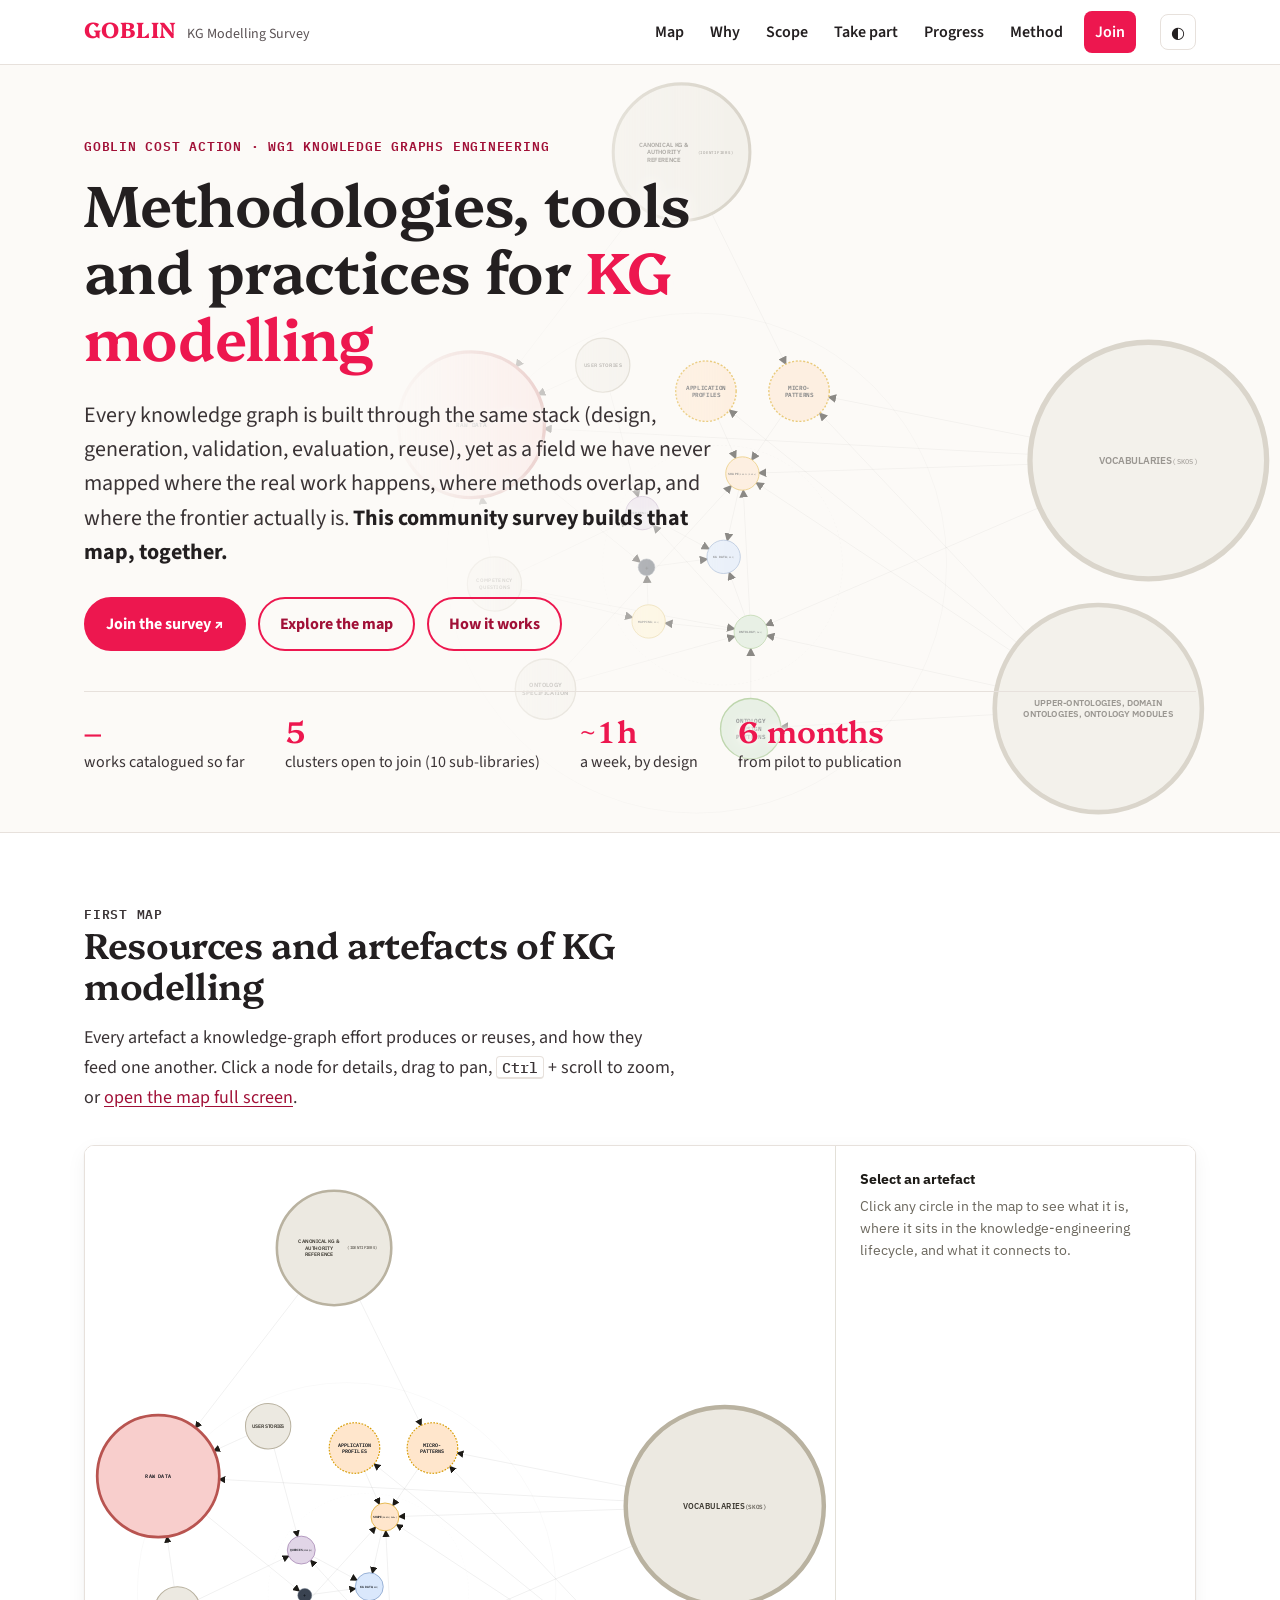
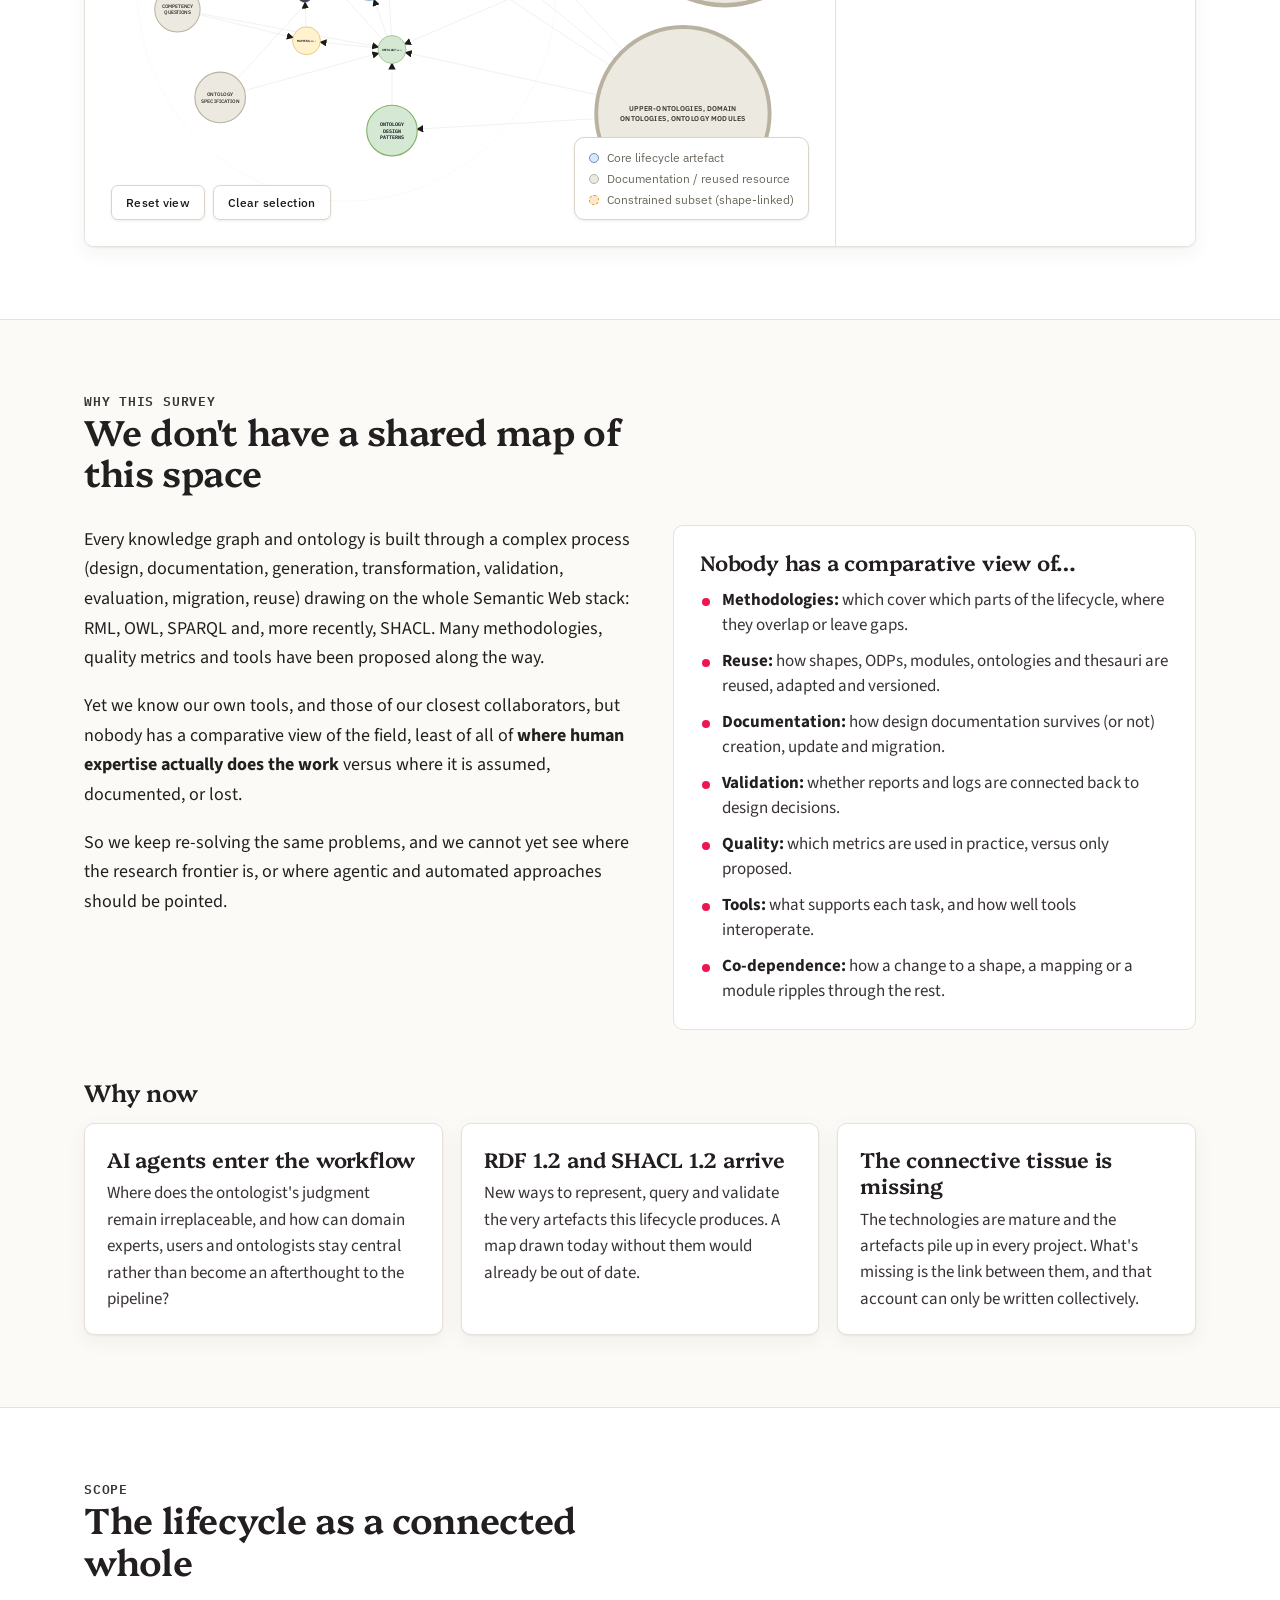
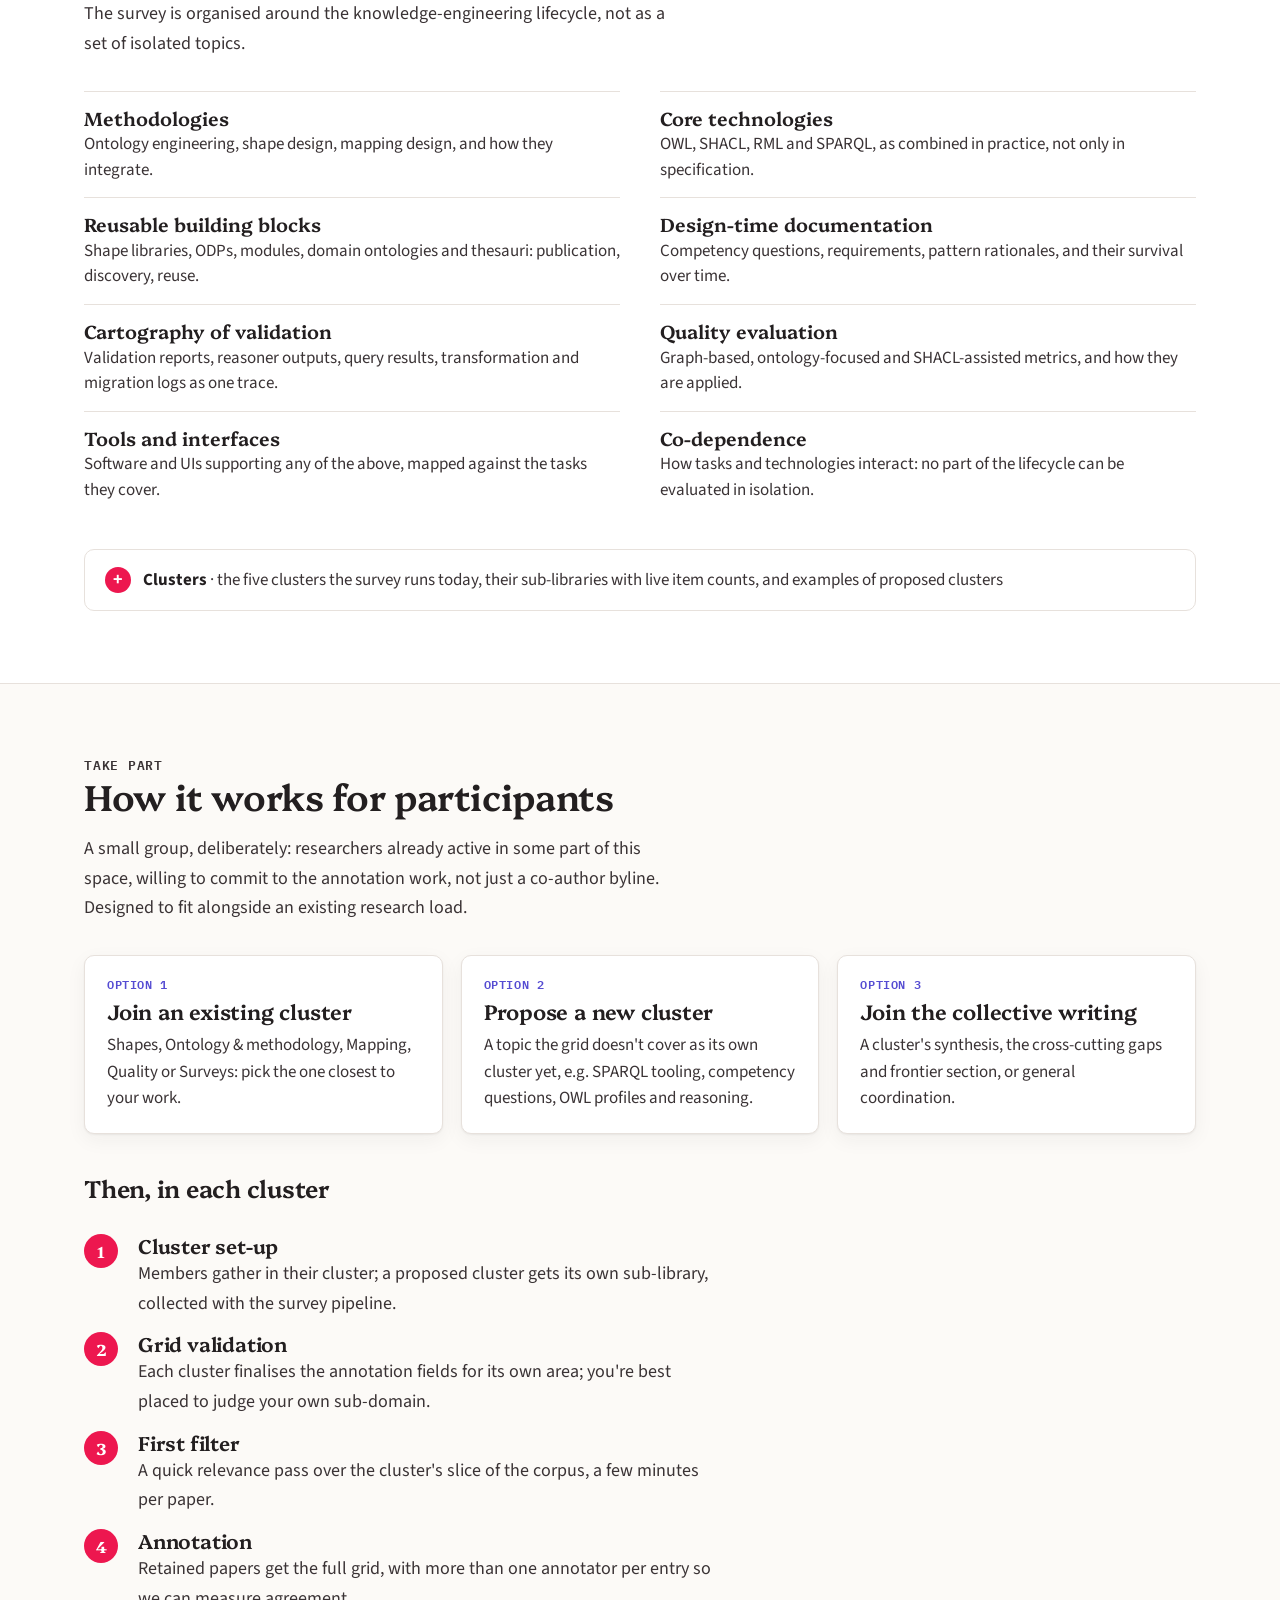
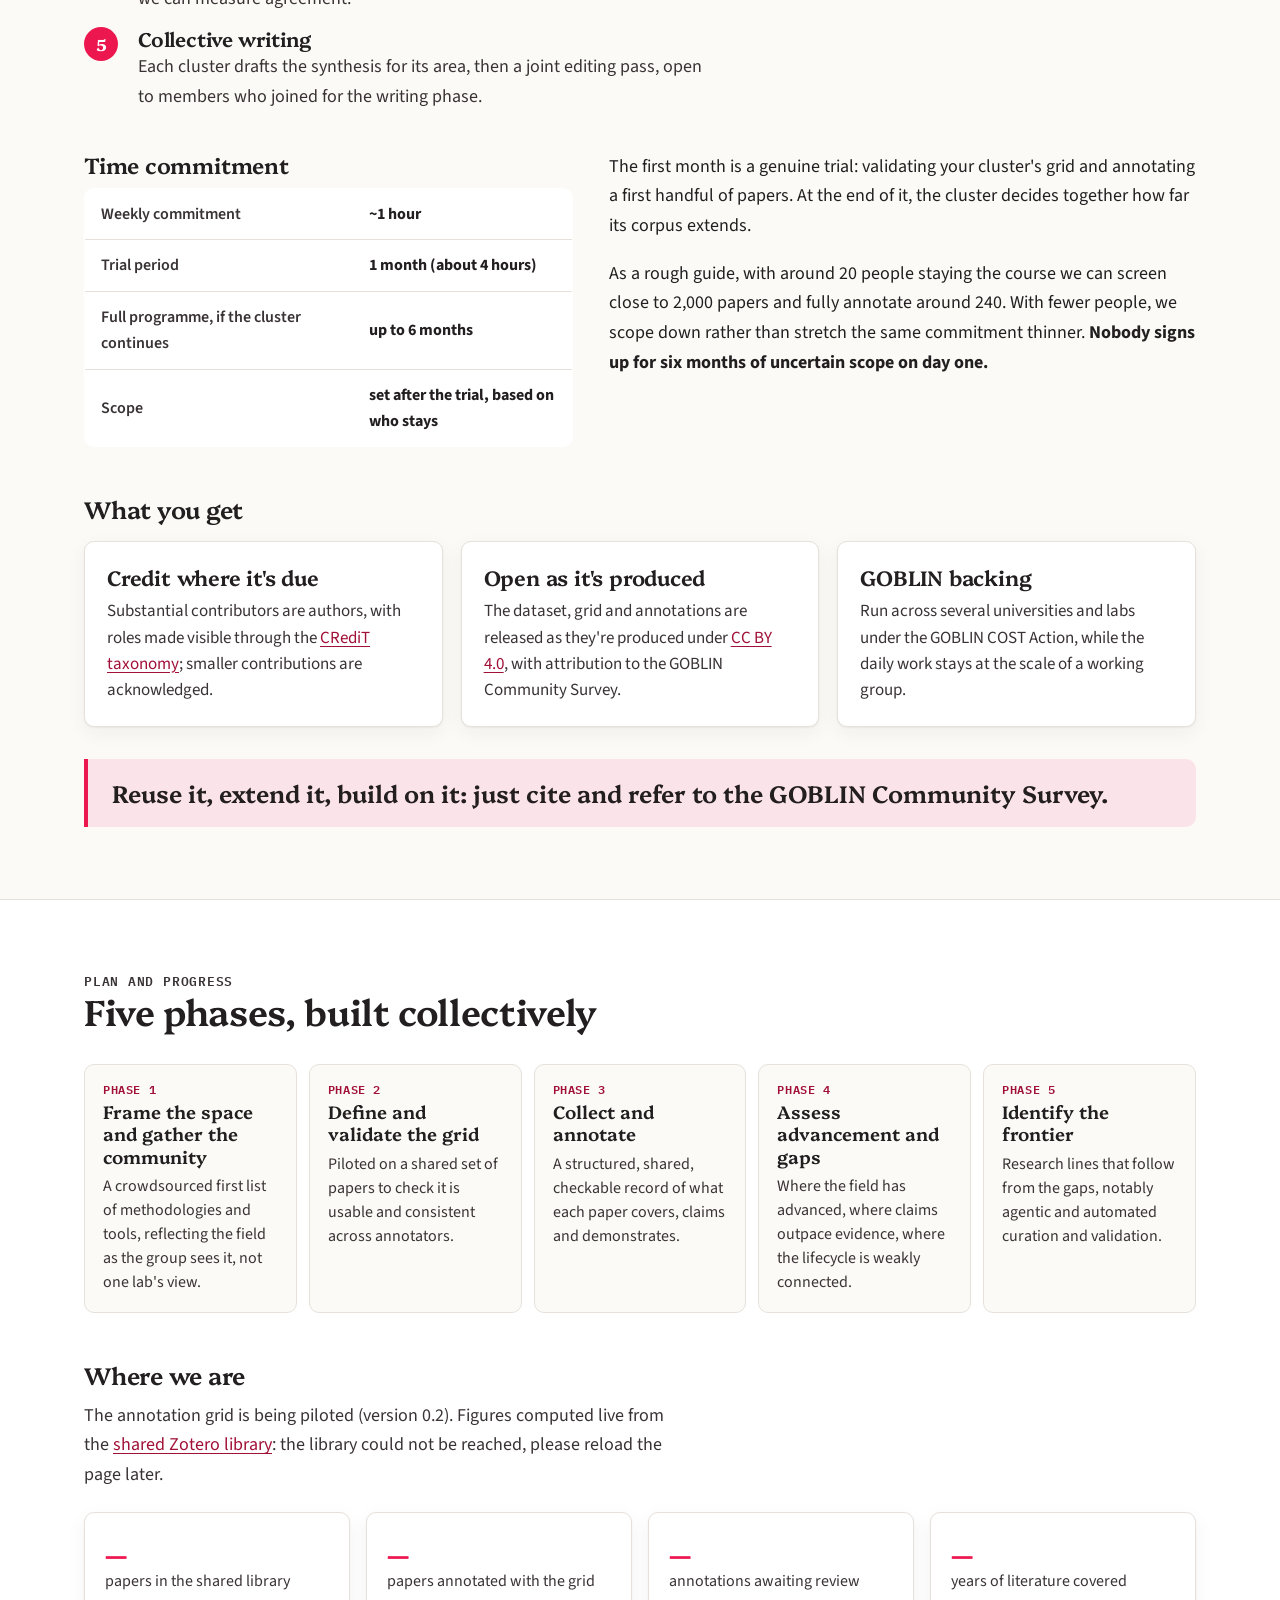
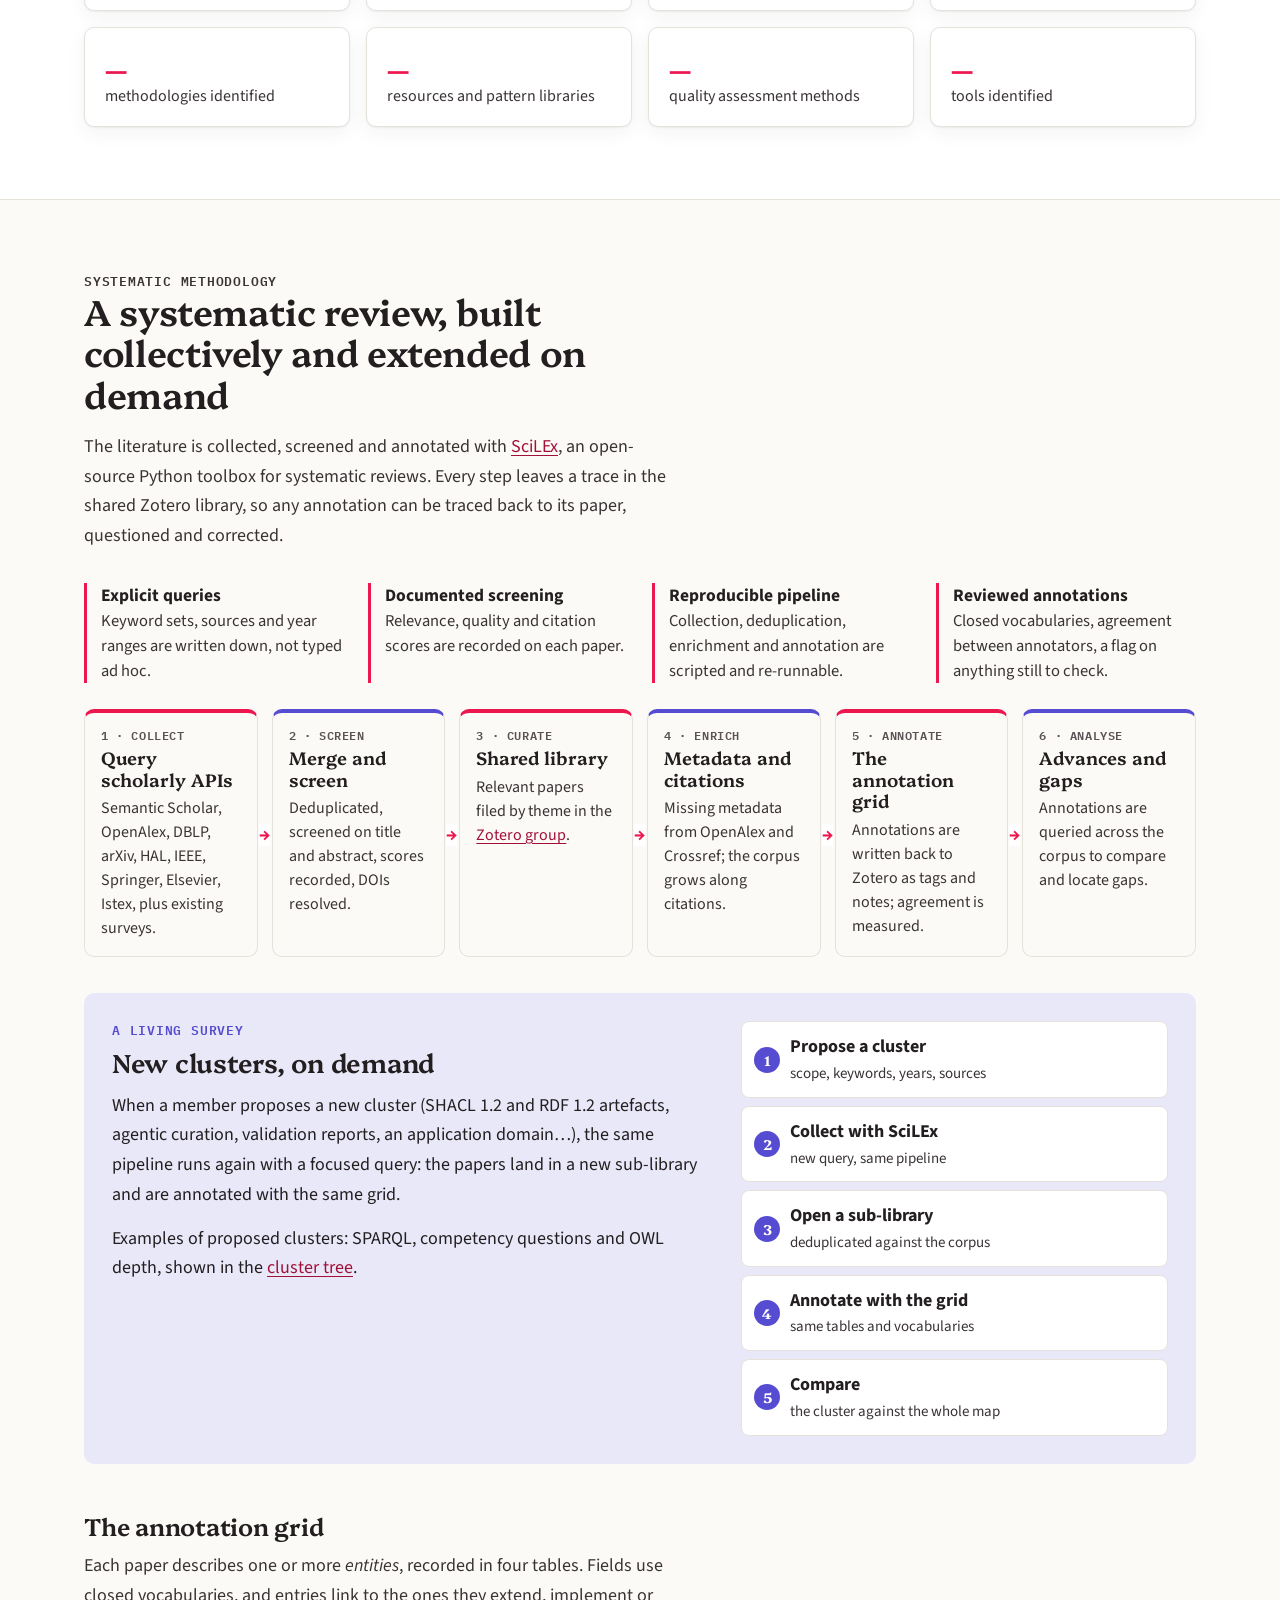
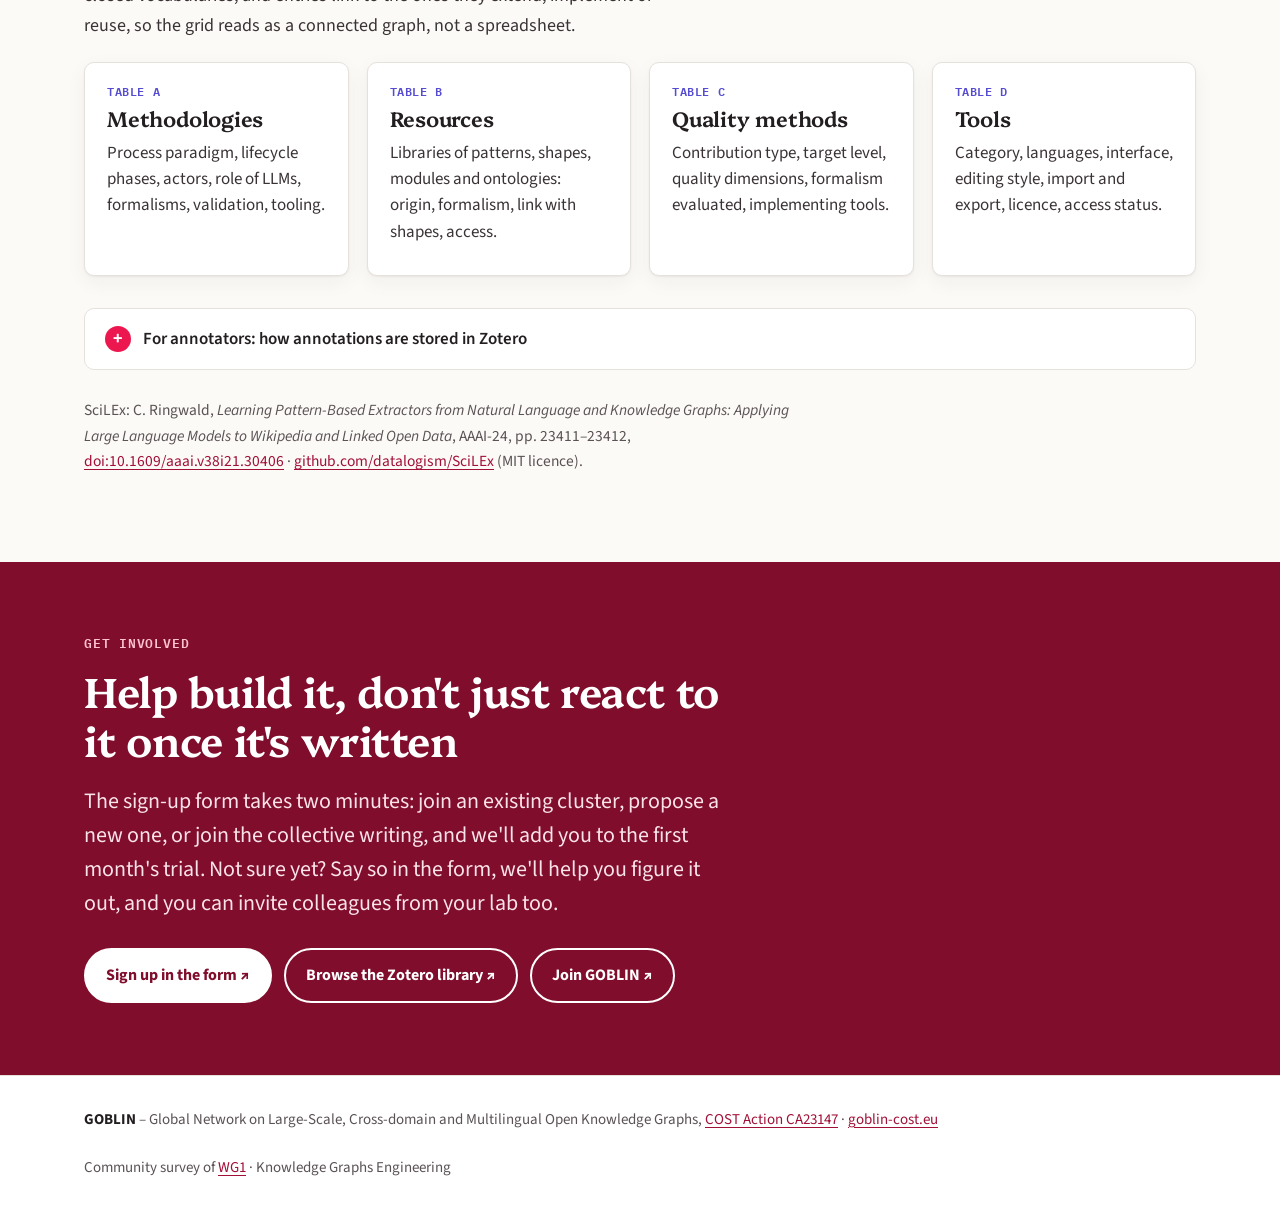
<file: index.html>
<!DOCTYPE html>
<html lang="en">
<head>
<meta charset="UTF-8">
<meta name="viewport" content="width=device-width, initial-scale=1">
<title>KG Modelling Community Survey</title>
<meta name="description" content="Methodologies, tools and practices for knowledge graph modelling: a community survey carried out within the GOBLIN COST Action (CA23147).">
<link rel="preconnect" href="https://fonts.googleapis.com">
<link rel="preconnect" href="https://fonts.gstatic.com" crossorigin>
<link href="https://fonts.googleapis.com/css2?family=Platypi:wght@500;600;700&family=Source+Sans+3:ital,wght@0,400;0,600;0,700;1,400&family=IBM+Plex+Mono:wght@500;600&display=swap" rel="stylesheet">
<link rel="stylesheet" href="assets/site.css">
<link rel="icon" href="assets/favicon.svg" type="image/svg+xml">
</head>
<body>
<a class="skip" href="#main">Skip to content</a>

<header class="site-header">
  <div class="wrap">
    <a class="brand" href="index.html"><b>GOBLIN</b><span>KG Modelling Survey</span></a>
    <nav class="site-nav" aria-label="Sections">
      <a href="#map">Map</a>
      <a href="#why">Why</a>
      <a href="#scope">Scope</a>
      <a href="#participate">Take part</a>
      <a href="#progress">Progress</a>
      <a href="#method">Method</a>
      <a class="nav-cta" href="#join">Join</a>
    </nav>
    <button class="theme-toggle" type="button" aria-label="Toggle dark mode">◐</button>
  </div>
</header>

<main id="main">
  <div class="hero">
    <div class="hero-graph" aria-hidden="true">
      <iframe src="map.html?hero" title="" tabindex="-1" loading="eager"></iframe>
    </div>
    <div class="wrap">
      <p class="eyebrow">GOBLIN COST Action · WG1 Knowledge Graphs Engineering</p>
      <h1>Methodologies, tools and practices for <em>KG modelling</em></h1>
      <p class="lede">Every knowledge graph is built through the same stack (design, generation, validation,
        evaluation, reuse), yet as a field we have never mapped where the real work happens, where methods overlap,
        and where the frontier actually is. <strong>This community survey builds that map, together.</strong></p>
      <div class="actions">
        <a class="btn primary" href="https://forms.gle/an9aAGmsZqfTyU5V7" rel="noopener">Join the survey ↗</a>
        <a class="btn" href="#map">Explore the map</a>
        <a class="btn" href="#participate">How it works</a>
      </div>
      <dl class="keyfigs">
        <div><dt data-bind="papers">–</dt><dd>works catalogued so far</dd></div>
        <div><dt>5</dt><dd>clusters open to join (<span data-bind="libraries">10</span> sub-libraries)</dd></div>
        <div><dt>~1h</dt><dd>a week, by design</dd></div>
        <div><dt>6 months</dt><dd>from pilot to publication</dd></div>
      </dl>
    </div>
  </div>

  <!-- ===================== MAP ===================== -->
  <section class="alt" id="map">
    <div class="wrap">
      <div class="section-head">
        <p class="eyebrow">First map</p>
        <h2>Resources and artefacts of KG modelling</h2>
        <p>Every artefact a knowledge-graph effort produces or reuses, and how they feed one another. Click a node for
          details, drag to pan, <kbd>Ctrl</kbd> + scroll to zoom, or <a href="map.html">open the map full screen</a>.</p>
      </div>
      <div class="map-frame">
        <iframe src="map.html" title="Interactive map of the resources and artefacts of KG modelling" loading="lazy"></iframe>
      </div>
    </div>
  </section>

  <!-- ===================== WHY ===================== -->
  <section id="why">
    <div class="wrap">
      <div class="section-head">
        <p class="eyebrow">Why this survey</p>
        <h2>We don't have a shared map of this space</h2>
      </div>
      <div class="two-col">
        <div class="prose">
          <p>Every knowledge graph and ontology is built through a complex process (design, documentation, generation,
            transformation, validation, evaluation, migration, reuse) drawing on the whole Semantic Web stack: RML,
            OWL, SPARQL and, more recently, SHACL. Many methodologies, quality metrics and tools have been proposed
            along the way.</p>
          <p>Yet we know our own tools, and those of our closest collaborators, but nobody has a comparative view of
            the field, least of all of <strong>where human expertise actually does the work</strong> versus where it
            is assumed, documented, or lost.</p>
          <p>So we keep re-solving the same problems, and we cannot yet see where the research frontier is, or where
            agentic and automated approaches should be pointed.</p>
        </div>
        <div class="panel">
          <h3>Nobody has a comparative view of…</h3>
          <ul class="ticks">
            <li><b>Methodologies:</b> which cover which parts of the lifecycle, where they overlap or leave gaps.</li>
            <li><b>Reuse:</b> how shapes, ODPs, modules, ontologies and thesauri are reused, adapted and versioned.</li>
            <li><b>Documentation:</b> how design documentation survives (or not) creation, update and migration.</li>
            <li><b>Validation:</b> whether reports and logs are connected back to design decisions.</li>
            <li><b>Quality:</b> which metrics are used in practice, versus only proposed.</li>
            <li><b>Tools:</b> what supports each task, and how well tools interoperate.</li>
            <li><b>Co-dependence:</b> how a change to a shape, a mapping or a module ripples through the rest.</li>
          </ul>
        </div>
      </div>

      <h3 class="sub">Why now</h3>
      <div class="cards three">
        <div class="card">
          <h3>AI agents enter the workflow</h3>
          <p>Where does the ontologist's judgment remain irreplaceable, and how can domain experts, users and
            ontologists stay central rather than become an afterthought to the pipeline?</p>
        </div>
        <div class="card">
          <h3>RDF 1.2 and SHACL 1.2 arrive</h3>
          <p>New ways to represent, query and validate the very artefacts this lifecycle produces. A map drawn today
            without them would already be out of date.</p>
        </div>
        <div class="card">
          <h3>The connective tissue is missing</h3>
          <p>The technologies are mature and the artefacts pile up in every project. What's missing is the link
            between them, and that account can only be written collectively.</p>
        </div>
      </div>
    </div>
  </section>

  <!-- ===================== SCOPE ===================== -->
  <section class="alt" id="scope">
    <div class="wrap">
      <div class="section-head">
        <p class="eyebrow">Scope</p>
        <h2>The lifecycle as a connected whole</h2>
        <p>The survey is organised around the knowledge-engineering lifecycle, not as a set of isolated topics.</p>
      </div>
      <dl class="scope-list">
        <div><dt>Methodologies</dt><dd>Ontology engineering, shape design, mapping design, and how they integrate.</dd></div>
        <div><dt>Core technologies</dt><dd>OWL, SHACL, RML and SPARQL, as combined in practice, not only in specification.</dd></div>
        <div><dt>Reusable building blocks</dt><dd>Shape libraries, ODPs, modules, domain ontologies and thesauri: publication, discovery, reuse.</dd></div>
        <div><dt>Design-time documentation</dt><dd>Competency questions, requirements, pattern rationales, and their survival over time.</dd></div>
        <div><dt>Cartography of validation</dt><dd>Validation reports, reasoner outputs, query results, transformation and migration logs as one trace.</dd></div>
        <div><dt>Quality evaluation</dt><dd>Graph-based, ontology-focused and SHACL-assisted metrics, and how they are applied.</dd></div>
        <div><dt>Tools and interfaces</dt><dd>Software and UIs supporting any of the above, mapped against the tasks they cover.</dd></div>
        <div><dt>Co-dependence</dt><dd>How tasks and technologies interact: no part of the lifecycle can be evaluated in isolation.</dd></div>
      </dl>

      <details class="figure" id="coverage">
        <summary>
          <span><b>Clusters</b> · the five clusters the survey runs today, their sub-libraries with live item
            counts, and examples of proposed clusters</span>
        </summary>
        <div class="tree-frame">
          <iframe src="goblin-grid-tree.html" title="Clusters of the survey: current clusters and sub-libraries, and proposed clusters" loading="lazy"></iframe>
        </div>
        <p class="figure-note"><a href="goblin-grid-tree.html">Open the cluster tree on its own page</a></p>
      </details>
    </div>
  </section>

  <!-- ===================== TAKE PART ===================== -->
  <section id="participate">
    <div class="wrap">
      <div class="section-head">
        <p class="eyebrow">Take part</p>
        <h2>How it works for participants</h2>
        <p>A small group, deliberately: researchers already active in some part of this space, willing to commit to
          the annotation work, not just a co-author byline. Designed to fit alongside an existing research load.</p>
      </div>
      <div class="cards three ways">
        <div class="card"><span class="tag">Option 1</span><h3>Join an existing cluster</h3>
          <p>Shapes, Ontology &amp; methodology, Mapping, Quality or Surveys: pick the one closest to your work.</p></div>
        <div class="card"><span class="tag">Option 2</span><h3>Propose a new cluster</h3>
          <p>A topic the grid doesn't cover as its own cluster yet, e.g. SPARQL tooling, competency questions, OWL
            profiles and reasoning.</p></div>
        <div class="card"><span class="tag">Option 3</span><h3>Join the collective writing</h3>
          <p>A cluster's synthesis, the cross-cutting gaps and frontier section, or general coordination.</p></div>
      </div>
      <div class="section-head" style="margin-top:40px">
        <h3 class="sub" style="margin-top:0">Then, in each cluster</h3>
      </div>
      <ol class="steps">
        <li><div><h3>Cluster set-up</h3><p>Members gather in their cluster; a proposed cluster gets its own
          sub-library, collected with the survey pipeline.</p></div></li>
        <li><div><h3>Grid validation</h3><p>Each cluster finalises the annotation fields for its own area; you're best
          placed to judge your own sub-domain.</p></div></li>
        <li><div><h3>First filter</h3><p>A quick relevance pass over the cluster's slice of the corpus, a few minutes
          per paper.</p></div></li>
        <li><div><h3>Annotation</h3><p>Retained papers get the full grid, with more than one annotator per entry so we
          can measure agreement.</p></div></li>
        <li><div><h3>Collective writing</h3><p>Each cluster drafts the synthesis for its area, then a joint editing
          pass, open to members who joined for the writing phase.</p></div></li>
      </ol>

      <div class="commit">
        <div>
          <h3>Time commitment</h3>
          <table class="commit-table">
            <tr><th scope="row">Weekly commitment</th><td>~1 hour</td></tr>
            <tr><th scope="row">Trial period</th><td>1 month (about 4 hours)</td></tr>
            <tr><th scope="row">Full programme, if the cluster continues</th><td>up to 6 months</td></tr>
            <tr><th scope="row">Scope</th><td>set after the trial, based on who stays</td></tr>
          </table>
        </div>
        <div class="prose">
          <p>The first month is a genuine trial: validating your cluster's grid and annotating a first handful of papers.
            At the end of it, the cluster decides together how far its corpus extends.</p>
          <p>As a rough guide, with around 20 people staying the course we can screen close to 2,000 papers and fully
            annotate around 240. With fewer people, we scope down rather than stretch the same commitment thinner.
            <strong>Nobody signs up for six months of uncertain scope on day one.</strong></p>
        </div>
      </div>

      <h3 class="sub">What you get</h3>
      <div class="cards three">
        <div class="card">
          <h3>Credit where it's due</h3>
          <p>Substantial contributors are authors, with roles made visible through the
            <a href="https://credit.niso.org/" rel="noopener">CRediT taxonomy</a>; smaller contributions are
            acknowledged.</p>
        </div>
        <div class="card">
          <h3>Open as it's produced</h3>
          <p>The dataset, grid and annotations are released as they're produced under
            <a href="https://creativecommons.org/licenses/by/4.0/" rel="noopener">CC BY 4.0</a>, with attribution to
            the GOBLIN Community Survey.</p>
        </div>
        <div class="card">
          <h3>GOBLIN backing</h3>
          <p>Run across several universities and labs under the GOBLIN COST Action, while the daily work stays at the
            scale of a working group.</p>
        </div>
      </div>
      <blockquote class="pull">Reuse it, extend it, build on it: just cite and refer to the GOBLIN Community Survey.</blockquote>
    </div>
  </section>

  <!-- ===================== PROGRESS ===================== -->
  <section class="alt" id="progress">
    <div class="wrap">
      <div class="section-head">
        <p class="eyebrow">Plan and progress</p>
        <h2>Five phases, built collectively</h2>
      </div>
      <ol class="phases">
        <li><b>Frame the space and gather the community</b><span>A crowdsourced first list of methodologies and tools,
          reflecting the field as the group sees it, not one lab's view.</span></li>
        <li><b>Define and validate the grid</b><span>Piloted on a shared set of papers to check it is usable and
          consistent across annotators.</span></li>
        <li><b>Collect and annotate</b><span>A structured, shared, checkable record of what each paper covers, claims
          and demonstrates.</span></li>
        <li><b>Assess advancement and gaps</b><span>Where the field has advanced, where claims outpace evidence, where
          the lifecycle is weakly connected.</span></li>
        <li><b>Identify the frontier</b><span>Research lines that follow from the gaps, notably agentic and automated
          curation and validation.</span></li>
      </ol>

      <h3 class="sub">Where we are</h3>
      <p class="muted-line">The annotation grid is being piloted (version 0.2). Figures computed live from the
        <a href="https://www.zotero.org/groups/6610945/goblin-wg1.1_survey/library" rel="noopener">shared Zotero
        library</a>: <span data-bind="status">loading…</span></p>
      <div class="stats" id="stats">
        <div class="stat"><div class="n" data-bind="papers">–</div><div class="l">papers in the shared library</div></div>
        <div class="stat"><div class="n" data-bind="annotated">–</div><div class="l">papers annotated with the grid</div></div>
        <div class="stat"><div class="n" data-bind="toCheck">–</div><div class="l">annotations awaiting review</div></div>
        <div class="stat"><div class="n" data-bind="years">–</div><div class="l">years of literature covered</div></div>
        <div class="stat"><div class="n" data-bind="M">–</div><div class="l">methodologies identified</div></div>
        <div class="stat"><div class="n" data-bind="R">–</div><div class="l">resources and pattern libraries</div></div>
        <div class="stat"><div class="n" data-bind="Q">–</div><div class="l">quality assessment methods</div></div>
        <div class="stat"><div class="n" data-bind="T">–</div><div class="l">tools identified</div></div>
      </div>
    </div>
  </section>

  <!-- ===================== METHOD ===================== -->
  <section id="method">
    <div class="wrap">
      <div class="section-head">
        <p class="eyebrow">Systematic methodology</p>
        <h2>A systematic review, built collectively and extended on demand</h2>
        <p>The literature is collected, screened and annotated with
          <a href="https://github.com/datalogism/SciLEx" rel="noopener">SciLEx</a>, an open-source Python toolbox for
          systematic reviews. Every step leaves a trace in the shared Zotero library, so any annotation can be traced
          back to its paper, questioned and corrected.</p>
      </div>

      <ul class="principles">
        <li><b>Explicit queries</b> Keyword sets, sources and year ranges are written down, not typed ad hoc.</li>
        <li><b>Documented screening</b> Relevance, quality and citation scores are recorded on each paper.</li>
        <li><b>Reproducible pipeline</b> Collection, deduplication, enrichment and annotation are scripted and re-runnable.</li>
        <li><b>Reviewed annotations</b> Closed vocabularies, agreement between annotators, a flag on anything still to check.</li>
      </ul>

      <ol class="pipeline" aria-label="Survey pipeline">
        <li><span class="k">1 · Collect</span><b>Query scholarly APIs</b>
          <p>Semantic Scholar, OpenAlex, DBLP, arXiv, HAL, IEEE, Springer, Elsevier, Istex, plus existing surveys.</p></li>
        <li><span class="k">2 · Screen</span><b>Merge and screen</b>
          <p>Deduplicated, screened on title and abstract, scores recorded, DOIs resolved.</p></li>
        <li><span class="k">3 · Curate</span><b>Shared library</b>
          <p>Relevant papers filed by theme in the <a href="https://www.zotero.org/groups/goblin-wg1.1_survey" rel="noopener">Zotero group</a>.</p></li>
        <li><span class="k">4 · Enrich</span><b>Metadata and citations</b>
          <p>Missing metadata from OpenAlex and Crossref; the corpus grows along citations.</p></li>
        <li><span class="k">5 · Annotate</span><b>The annotation grid</b>
          <p>Annotations are written back to Zotero as tags and notes; agreement is measured.</p></li>
        <li><span class="k">6 · Analyse</span><b>Advances and gaps</b>
          <p>Annotations are queried across the corpus to compare and locate gaps.</p></li>
      </ol>

      <div class="extend">
        <div>
          <p class="eyebrow">A living survey</p>
          <h3>New clusters, on demand</h3>
          <p>When a member proposes a new cluster (SHACL 1.2 and RDF 1.2 artefacts, agentic curation, validation
            reports, an application domain…), the same pipeline runs again with a focused query: the papers land in a
            new sub-library and are annotated with the same grid.</p>
          <p>Examples of proposed clusters: SPARQL, competency questions and OWL depth, shown in the
            <a href="#coverage">cluster tree</a>.</p>
        </div>
        <ol class="extend-steps">
          <li><b>Propose a cluster</b><span>scope, keywords, years, sources</span></li>
          <li><b>Collect with SciLEx</b><span>new query, same pipeline</span></li>
          <li><b>Open a sub-library</b><span>deduplicated against the corpus</span></li>
          <li><b>Annotate with the grid</b><span>same tables and vocabularies</span></li>
          <li><b>Compare</b><span>the cluster against the whole map</span></li>
        </ol>
      </div>

      <h3 class="sub">The annotation grid</h3>
      <p class="muted-line">Each paper describes one or more <em>entities</em>, recorded in four tables. Fields use
        closed vocabularies, and entries link to the ones they extend, implement or reuse, so the grid reads as a
        connected graph, not a spreadsheet.</p>
      <div class="cards four">
        <div class="card"><span class="tag">Table A</span><h3>Methodologies</h3>
          <p>Process paradigm, lifecycle phases, actors, role of LLMs, formalisms, validation, tooling.</p>
          <span class="count" data-table="M"></span></div>
        <div class="card"><span class="tag">Table B</span><h3>Resources</h3>
          <p>Libraries of patterns, shapes, modules and ontologies: origin, formalism, link with shapes, access.</p>
          <span class="count" data-table="R"></span></div>
        <div class="card"><span class="tag">Table C</span><h3>Quality methods</h3>
          <p>Contribution type, target level, quality dimensions, formalism evaluated, implementing tools.</p>
          <span class="count" data-table="Q"></span></div>
        <div class="card"><span class="tag">Table D</span><h3>Tools</h3>
          <p>Category, languages, interface, editing style, import and export, licence, access status.</p>
          <span class="count" data-table="T"></span></div>
      </div>

      <details class="more">
        <summary>For annotators: how annotations are stored in Zotero</summary>
        <div class="prose">
          <p>A field value becomes a tag such as <code>KE_LANGUAGES:SHACL</code>, the entity a paper describes becomes
            <code>KE_ID:T:Protege</code>, and relations become links such as <code>LINK_usesTool:T:Protege</code>.
            Drafted or uncertain annotations carry <code>WF_ToCheck</code> until a second annotator has reviewed them.</p>
        </div>
      </details>

      <p class="cite">SciLEx: C. Ringwald, <em>Learning Pattern-Based Extractors from Natural Language and Knowledge
        Graphs: Applying Large Language Models to Wikipedia and Linked Open Data</em>, AAAI-24, pp. 23411–23412,
        <a href="https://doi.org/10.1609/aaai.v38i21.30406" rel="noopener">doi:10.1609/aaai.v38i21.30406</a> ·
        <a href="https://github.com/datalogism/SciLEx" rel="noopener">github.com/datalogism/SciLEx</a> (MIT licence).</p>
    </div>
  </section>

  <!-- ===================== JOIN ===================== -->
  <section class="cta" id="join">
    <div class="wrap">
      <p class="eyebrow">Get involved</p>
      <h2>Help build it, don't just react to it once it's written</h2>
      <p class="lede">The sign-up form takes two minutes: join an existing cluster, propose a new one, or join the
        collective writing, and we'll add you to the first month's trial. Not sure yet? Say so in the form, we'll help
        you figure it out, and you can invite colleagues from your lab too.</p>
      <div class="actions">
        <a class="btn primary" href="https://forms.gle/an9aAGmsZqfTyU5V7" rel="noopener">Sign up in the form ↗</a>
        <a class="btn" href="https://www.zotero.org/groups/goblin-wg1.1_survey" rel="noopener">Browse the Zotero library ↗</a>
        <a class="btn" href="https://goblin-cost.eu/about/join/" rel="noopener">Join GOBLIN ↗</a>
      </div>
    </div>
  </section>
</main>

<footer class="site-footer">
  <div class="wrap">
    <div><strong>GOBLIN</strong> – Global Network on Large-Scale, Cross-domain and Multilingual Open Knowledge Graphs,
      <a href="https://www.cost.eu/actions/CA23147/" rel="noopener">COST Action CA23147</a> ·
      <a href="https://goblin-cost.eu/" rel="noopener">goblin-cost.eu</a></div>
    <div>Community survey of <a href="https://goblin-cost.eu/collaboration/working-groups/" rel="noopener">WG1</a> ·
      Knowledge Graphs Engineering</div>
  </div>
</footer>

<script src="assets/site.js"></script>
<script>
  // Links to #coverage open the collapsed cluster tree before scrolling to it.
  const coverage = document.getElementById("coverage");
  function openCoverage() { if (location.hash === "#coverage") coverage.open = true; }
  window.addEventListener("hashchange", openCoverage);
  openCoverage();
  document.querySelectorAll('a[href="#coverage"]').forEach(a => a.addEventListener("click", () => { coverage.open = true; }));

  // The embedded cluster tree reports its height so the frame fits it without an inner scrollbar.
  window.addEventListener("message", e => {
    const h = e.data && e.data.gridTreeHeight;
    const frame = document.querySelector(".tree-frame iframe");
    if (h && frame && e.source === frame.contentWindow) frame.style.height = `${Math.ceil(h)}px`;
  });

  // Survey figures, computed in the browser from the public Zotero group library (the site's only data source).
  (async function () {
    const GROUP = "https://api.zotero.org/groups/6610945";
    const HEADERS = { headers: { "Zotero-API-Version": "3" } };
    const NON_PAPERS = new Set(["computerProgram", "webpage"]);
    const bind = (key, value) => document.querySelectorAll(`[data-bind="${key}"]`).forEach(el => { el.textContent = value; });

    fetch(`${GROUP}/collections?limit=100`, HEADERS)
      .then(r => r.ok ? r.json() : Promise.reject(r.status))
      .then(c => bind("libraries", c.length))
      .catch(() => {});

    try {
      const page = async start => {
        const resp = await fetch(`${GROUP}/items/top?format=json&limit=100&start=${start}`, HEADERS);
        if (!resp.ok) throw new Error(`Zotero API ${resp.status}`);
        return { total: Number(resp.headers.get("Total-Results")), items: await resp.json() };
      };
      const first = await page(0);  // gives the total, the other pages are then read in parallel
      const starts = [];
      for (let start = 100; start < first.total; start += 100) starts.push(start);
      const items = [...first.items, ...(await Promise.all(starts.map(page))).flatMap(p => p.items)];
      const papers = items.filter(i => !NON_PAPERS.has(i.data.itemType));
      const years = papers.map(i => (i.data.date || "").match(/(19|20)\d{2}/)).filter(Boolean).map(m => Number(m[0]));
      const entities = { M: new Set(), R: new Set(), Q: new Set(), T: new Set() };
      let annotated = 0, toCheck = 0;
      items.forEach(i => {
        const tags = i.data.tags.map(t => t.tag);
        const ids = tags.filter(t => t.startsWith("KE_ID:"));
        ids.forEach(t => { const [, type, name] = t.split(":"); entities[type]?.add(name); });
        if (ids.length && !NON_PAPERS.has(i.data.itemType)) annotated += 1;
        if (tags.includes("WF_ToCheck")) toCheck += 1;
      });
      bind("papers", papers.length);
      bind("annotated", annotated);
      bind("toCheck", toCheck);
      Object.entries(entities).forEach(([type, set]) => bind(type, set.size));
      bind("years", years.length ? `${Math.min(...years)}–${Math.max(...years)}` : "–");
      bind("status", `${items.length} items read on ${new Date().toLocaleDateString("en-GB", { day: "numeric", month: "long", year: "numeric" })}.`);
      document.querySelectorAll("[data-table]").forEach(el => {
        const n = entities[el.dataset.table]?.size;
        if (n !== undefined) el.textContent = `${n} entities identified so far`;
      });
    } catch (err) {
      bind("status", "the library could not be reached, please reload the page later.");
    }
  })();
</script>
</body>
</html>
</file>
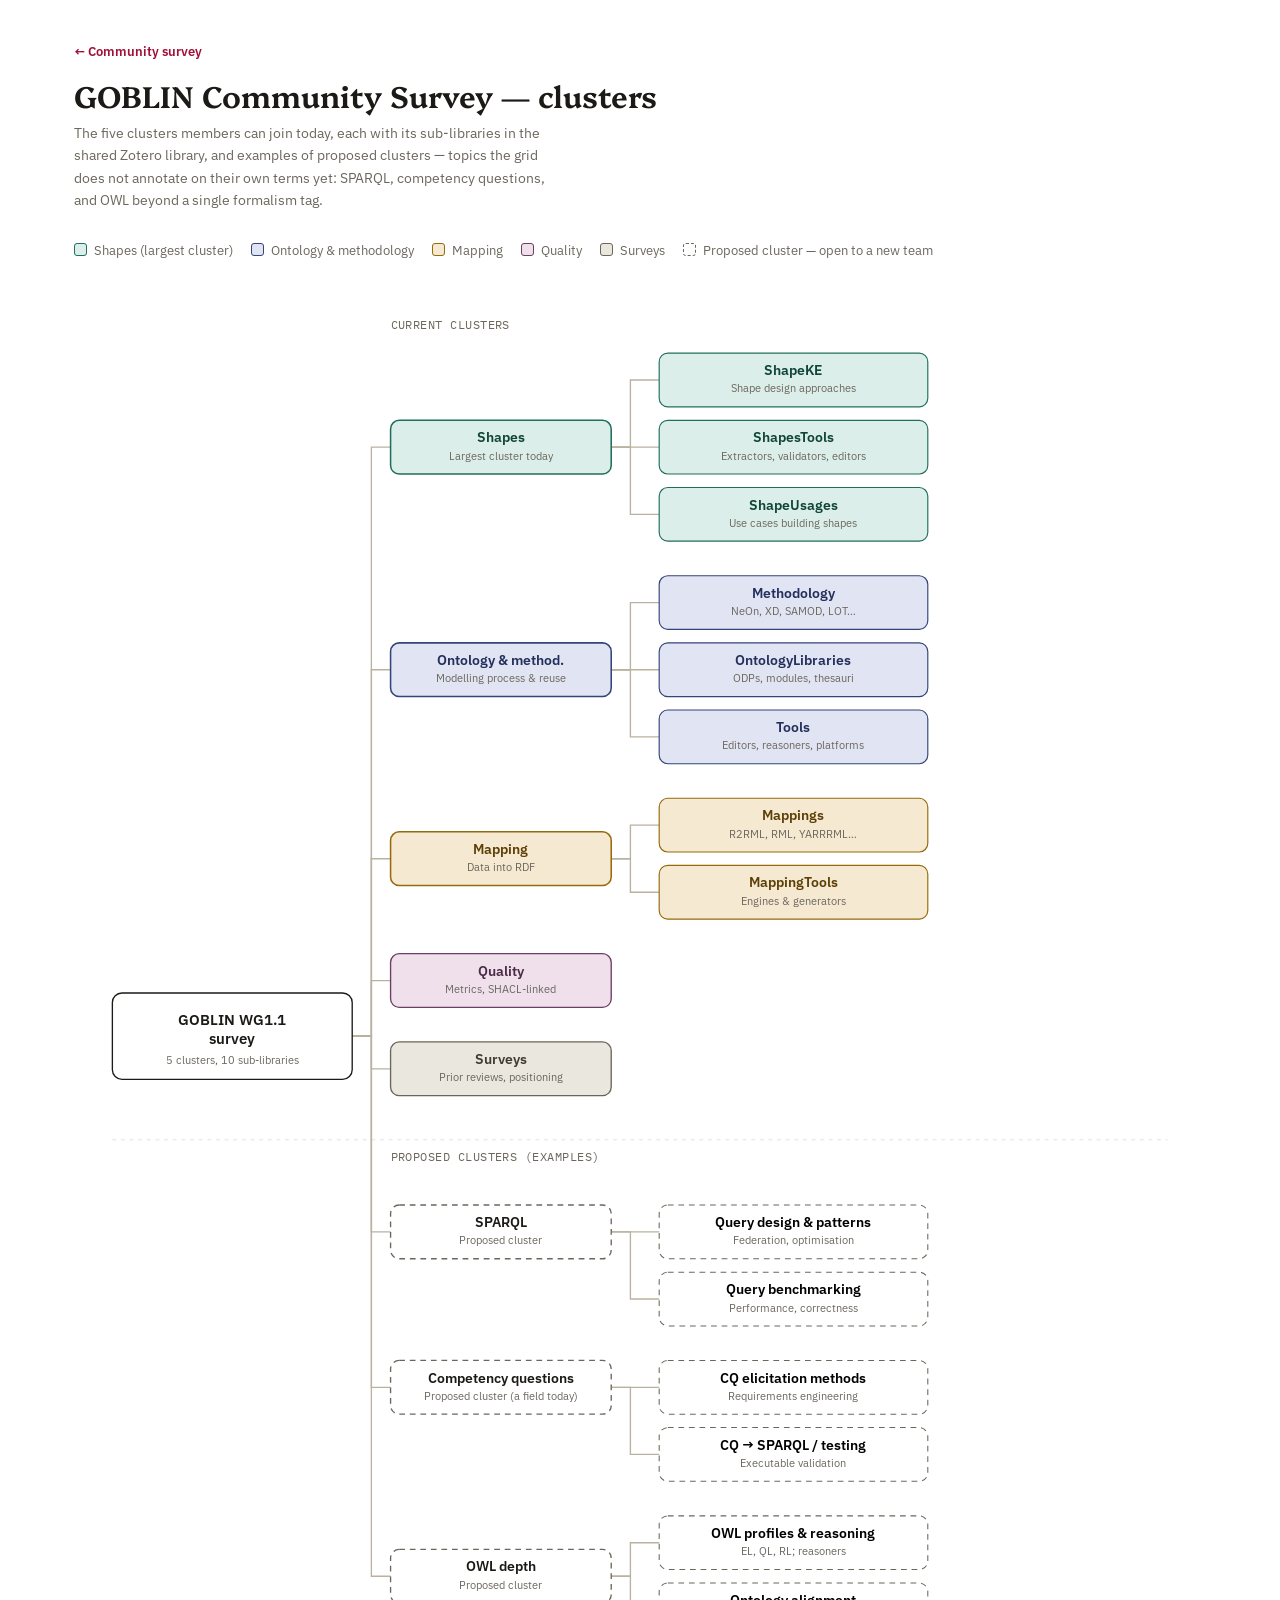
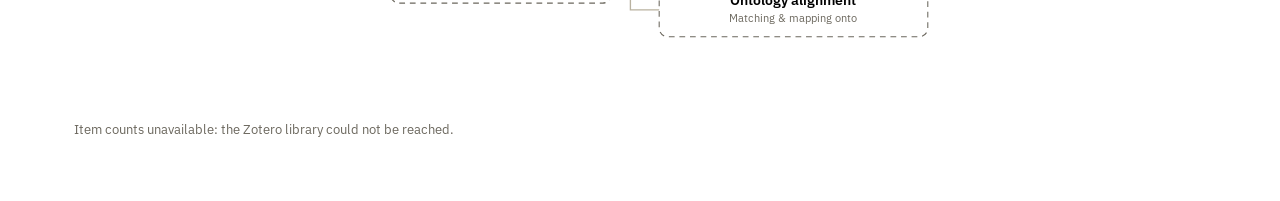
<file: goblin-grid-tree.html>
<!DOCTYPE html>
<html lang="en">
<head>
<meta charset="UTF-8">
<meta name="viewport" content="width=device-width, initial-scale=1, viewport-fit=cover">
<title>Survey Clusters</title>
<link rel="icon" href="assets/favicon.svg" type="image/svg+xml">
<link rel="preconnect" href="https://fonts.googleapis.com">
<link rel="preconnect" href="https://fonts.gstatic.com" crossorigin>
<link href="https://fonts.googleapis.com/css2?family=Platypi:wght@600&family=IBM+Plex+Sans:wght@400;500;600&family=IBM+Plex+Mono:wght@400;500&display=swap" rel="stylesheet">
<style>
  :root {
    --bg: #FFFFFF;
    --text: #1C1A16;
    --muted: #6B675D;
    --hairline: #E3E0D8;
    --line: #B9B2A0;
  }
  @media (prefers-color-scheme: dark) {
    :root:not([data-theme="light"]) {
      --bg: #14181F; --text: #E9EDF3; --muted: #939CAA; --hairline: #2B3240; --line: #3A4351;
    }
  }
  :root[data-theme="dark"] { --bg: #14181F; --text: #E9EDF3; --muted: #939CAA; --hairline: #2B3240; --line: #3A4351; }

  * { box-sizing: border-box; }
  html, body { margin: 0; background: var(--bg); color: var(--text); font-family: 'IBM Plex Sans', system-ui, sans-serif; }
  body { padding: env(safe-area-inset-top,0px) env(safe-area-inset-right,0px) env(safe-area-inset-bottom,0px) env(safe-area-inset-left,0px); }

  .wrap { max-width: 1180px; margin: 0 auto; padding: 40px 24px 64px; }
  h1 { font-family: 'Platypi', Georgia, serif; font-weight: 600; font-size: clamp(22px, 3vw, 30px); margin: 0 0 6px; }
  .lede { color: var(--muted); font-size: 14px; max-width: 62ch; line-height: 1.6; margin: 0 0 30px; }

  .legend { display: flex; flex-wrap: wrap; gap: 18px; margin-bottom: 28px; font-size: 12.5px; color: var(--muted); }
  .legend .row { display: flex; align-items: center; gap: 7px; }
  .legend .sw { width: 13px; height: 13px; border-radius: 3px; flex: none; }
  .legend .sw.dashed { background: transparent; border: 1.5px dashed var(--muted); }

  svg#tree { width: 100%; height: auto; display: block; }
  text { font-family: 'IBM Plex Sans', sans-serif; }
  .title { font-weight: 600; }
  .title.mono { font-family: 'IBM Plex Mono', monospace; font-weight: 500; }
  .subtitle { fill: var(--muted); font-weight: 400; }
  .section-label { font-family: 'IBM Plex Mono', monospace; font-size: 12px; letter-spacing: 0.04em; fill: var(--muted); }
  .conn { fill: none; stroke: var(--line); stroke-width: 1.4; }
  .count { font-family: 'IBM Plex Mono', monospace; font-size: 11.5px; font-weight: 500; }
  .source { font-size: 12.5px; color: var(--muted); margin: 18px 0 0; }
  .source a, .back { color: #a11037; }
  .back { display: inline-block; margin-bottom: 14px; font-size: 13px; font-weight: 600; text-decoration: none; }
  .back:hover { text-decoration: underline; }
  .embedded .back, .embedded h1 { display: none; }
  .embedded .wrap { padding: 20px 20px 24px; }
  .embedded, .embedded body { overflow: hidden; }
  .divider { stroke: var(--hairline); stroke-width: 1; stroke-dasharray: 4 5; }
</style>
</head>
<body>
<div class="wrap">
  <a class="back" href="index.html">← Community survey</a>
  <h1>GOBLIN Community Survey — clusters</h1>
  <p class="lede">The five clusters members can join today, each with its sub-libraries in the shared Zotero library, and examples of proposed clusters — topics the grid does not annotate on their own terms yet: SPARQL, competency questions, and OWL beyond a single formalism tag.</p>

  <div class="legend">
    <div class="row"><span class="sw" style="background:#DCEEE9;border:1px solid #1F6F5C"></span>Shapes (largest cluster)</div>
    <div class="row"><span class="sw" style="background:#E1E4F2;border:1px solid #33447A"></span>Ontology &amp; methodology</div>
    <div class="row"><span class="sw" style="background:#F5E9D2;border:1px solid #96690A"></span>Mapping</div>
    <div class="row"><span class="sw" style="background:#EFE0EC;border:1px solid #6B3E63"></span>Quality</div>
    <div class="row"><span class="sw" style="background:#EAE7DE;border:1px solid #6B655A"></span>Surveys</div>
    <div class="row"><span class="sw dashed"></span>Proposed cluster — open to a new team</div>
  </div>

  <svg id="tree" viewBox="0 0 1180 1478" role="img">
    <title>Tree diagram of the GOBLIN annotation grid's current clusters and sub-libraries, and three proposed clusters</title>
    <desc>Root node for the GOBLIN WG1.1 survey branches into five current clusters — Shapes with three sub-libraries, Ontology and Methodology with three, Mapping with two, plus the single-library Quality and Surveys clusters — and, below a dashed divider, three proposed clusters not yet covered by a sub-library: SPARQL, Competency Questions, and OWL depth, each with two example directions.</desc>

    <!-- section labels -->
    <text class="section-label" x="330" y="45">CURRENT CLUSTERS</text>
    <text class="section-label" x="330" y="912">PROPOSED CLUSTERS (EXAMPLES)</text>
    <line class="divider" x1="40" y1="890" x2="1140" y2="890"/>

    <!-- connectors: root to clusters -->
    <g id="root-links"></g>
    <g id="cluster-links"></g>

    <!-- ROOT -->
    <g>
      <rect x="40" y="737" width="250" height="90" rx="10" fill="none" stroke="var(--text)" stroke-width="1.4"/>
      <text class="title" x="165" y="770" text-anchor="middle" font-size="16" fill="var(--text)">GOBLIN WG1.1</text>
      <text class="title" x="165" y="790" text-anchor="middle" font-size="16" fill="var(--text)">survey</text>
      <text class="subtitle" x="165" y="811" text-anchor="middle" font-size="11.5">5 clusters, 10 sub-libraries</text>
    </g>

    <!-- CLUSTER: Shapes -->
    <g>
      <rect x="330" y="140" width="230" height="56" rx="9" fill="#DCEEE9" stroke="#1F6F5C" stroke-width="1.6"/>
      <text class="title" x="445" y="163" text-anchor="middle" font-size="15" fill="#0F4438">Shapes</text>
      <text class="subtitle" x="445" y="181" text-anchor="middle" font-size="11.5" fill="#1F6F5C">Largest cluster today</text>
    </g>
    <g fill="#DCEEE9" stroke="#1F6F5C">
      <rect x="610" y="70"  width="280" height="56" rx="9" stroke-width="1.2"/>
      <rect x="610" y="140" width="280" height="56" rx="9" stroke-width="1.2"/>
      <rect x="610" y="210" width="280" height="56" rx="9" stroke-width="1.2"/>
    </g>
    <text class="title" x="750" y="93" text-anchor="middle" font-size="14.5" fill="#0F4438">ShapeKE</text>
    <text class="subtitle" x="750" y="111" text-anchor="middle" font-size="11.5" fill="#1F6F5C">Shape design approaches</text>
    <text class="title" x="750" y="163" text-anchor="middle" font-size="14.5" fill="#0F4438">ShapesTools</text>
    <text class="subtitle" x="750" y="181" text-anchor="middle" font-size="11.5" fill="#1F6F5C">Extractors, validators, editors</text>
    <text class="title" x="750" y="233" text-anchor="middle" font-size="14.5" fill="#0F4438">ShapeUsages</text>
    <text class="subtitle" x="750" y="251" text-anchor="middle" font-size="11.5" fill="#1F6F5C">Use cases building shapes</text>

    <!-- CLUSTER: Ontology & Methodology -->
    <g>
      <rect x="330" y="372" width="230" height="56" rx="9" fill="#E1E4F2" stroke="#33447A" stroke-width="1.6"/>
      <text class="title" x="445" y="395" text-anchor="middle" font-size="15" fill="#232F5C">Ontology &amp; method.</text>
      <text class="subtitle" x="445" y="413" text-anchor="middle" font-size="11.5" fill="#33447A">Modelling process &amp; reuse</text>
    </g>
    <g fill="#E1E4F2" stroke="#33447A">
      <rect x="610" y="302" width="280" height="56" rx="9" stroke-width="1.2"/>
      <rect x="610" y="372" width="280" height="56" rx="9" stroke-width="1.2"/>
      <rect x="610" y="442" width="280" height="56" rx="9" stroke-width="1.2"/>
    </g>
    <text class="title" x="750" y="325" text-anchor="middle" font-size="14.5" fill="#232F5C">Methodology</text>
    <text class="subtitle" x="750" y="343" text-anchor="middle" font-size="11.5" fill="#33447A">NeOn, XD, SAMOD, LOT…</text>
    <text class="title" x="750" y="395" text-anchor="middle" font-size="14.5" fill="#232F5C">OntologyLibraries</text>
    <text class="subtitle" x="750" y="413" text-anchor="middle" font-size="11.5" fill="#33447A">ODPs, modules, thesauri</text>
    <text class="title" x="750" y="465" text-anchor="middle" font-size="14.5" fill="#232F5C">Tools</text>
    <text class="subtitle" x="750" y="483" text-anchor="middle" font-size="11.5" fill="#33447A">Editors, reasoners, platforms</text>

    <!-- CLUSTER: Mapping -->
    <g>
      <rect x="330" y="569" width="230" height="56" rx="9" fill="#F5E9D2" stroke="#96690A" stroke-width="1.6"/>
      <text class="title" x="445" y="592" text-anchor="middle" font-size="15" fill="#5C3F06">Mapping</text>
      <text class="subtitle" x="445" y="610" text-anchor="middle" font-size="11.5" fill="#96690A">Data into RDF</text>
    </g>
    <g fill="#F5E9D2" stroke="#96690A">
      <rect x="610" y="534" width="280" height="56" rx="9" stroke-width="1.2"/>
      <rect x="610" y="604" width="280" height="56" rx="9" stroke-width="1.2"/>
    </g>
    <text class="title" x="750" y="557" text-anchor="middle" font-size="14.5" fill="#5C3F06">Mappings</text>
    <text class="subtitle" x="750" y="575" text-anchor="middle" font-size="11.5" fill="#96690A">R2RML, RML, YARRRML…</text>
    <text class="title" x="750" y="627" text-anchor="middle" font-size="14.5" fill="#5C3F06">MappingTools</text>
    <text class="subtitle" x="750" y="645" text-anchor="middle" font-size="11.5" fill="#96690A">Engines &amp; generators</text>

    <!-- DIRECT LEAF: Quality -->
    <g fill="#EFE0EC" stroke="#6B3E63">
      <rect x="330" y="696" width="230" height="56" rx="9" stroke-width="1.4"/>
    </g>
    <text class="title" x="445" y="719" text-anchor="middle" font-size="15" fill="#4A2A45">Quality</text>
    <text class="subtitle" x="445" y="737" text-anchor="middle" font-size="11.5" fill="#6B3E63">Metrics, SHACL-linked</text>

    <!-- DIRECT LEAF: Surveys -->
    <g fill="#EAE7DE" stroke="#6B655A">
      <rect x="330" y="788" width="230" height="56" rx="9" stroke-width="1.4"/>
    </g>
    <text class="title" x="445" y="811" text-anchor="middle" font-size="15" fill="#3F3B33">Surveys</text>
    <text class="subtitle" x="445" y="829" text-anchor="middle" font-size="11.5" fill="#6B655A">Prior reviews, positioning</text>

    <!-- CLUSTER: SPARQL (potential) -->
    <g>
      <rect x="330" y="958" width="230" height="56" rx="9" fill="none" stroke="var(--muted)" stroke-width="1.4" stroke-dasharray="6 5"/>
      <text class="title" x="445" y="981" text-anchor="middle" font-size="15" fill="var(--text)">SPARQL</text>
      <text class="subtitle" x="445" y="999" text-anchor="middle" font-size="11.5">Proposed cluster</text>
    </g>
    <g fill="none" stroke="var(--muted)" stroke-dasharray="6 5">
      <rect x="610" y="958"  width="280" height="56" rx="9" stroke-width="1.1"/>
      <rect x="610" y="1028" width="280" height="56" rx="9" stroke-width="1.1"/>
    </g>
    <text class="title" x="750" y="981" text-anchor="middle" font-size="14.5">Query design &amp; patterns</text>
    <text class="subtitle" x="750" y="999" text-anchor="middle" font-size="11.5">Federation, optimisation</text>
    <text class="title" x="750" y="1051" text-anchor="middle" font-size="14.5">Query benchmarking</text>
    <text class="subtitle" x="750" y="1069" text-anchor="middle" font-size="11.5">Performance, correctness</text>

    <!-- CLUSTER: Competency Questions (potential) -->
    <g>
      <rect x="330" y="1120" width="230" height="56" rx="9" fill="none" stroke="var(--muted)" stroke-width="1.4" stroke-dasharray="6 5"/>
      <text class="title" x="445" y="1143" text-anchor="middle" font-size="14.5" fill="var(--text)">Competency questions</text>
      <text class="subtitle" x="445" y="1161" text-anchor="middle" font-size="11.5">Proposed cluster (a field today)</text>
    </g>
    <g fill="none" stroke="var(--muted)" stroke-dasharray="6 5">
      <rect x="610" y="1120" width="280" height="56" rx="9" stroke-width="1.1"/>
      <rect x="610" y="1190" width="280" height="56" rx="9" stroke-width="1.1"/>
    </g>
    <text class="title" x="750" y="1143" text-anchor="middle" font-size="14.5">CQ elicitation methods</text>
    <text class="subtitle" x="750" y="1161" text-anchor="middle" font-size="11.5">Requirements engineering</text>
    <text class="title" x="750" y="1213" text-anchor="middle" font-size="14.5">CQ → SPARQL / testing</text>
    <text class="subtitle" x="750" y="1231" text-anchor="middle" font-size="11.5">Executable validation</text>

    <!-- CLUSTER: OWL depth (potential) -->
    <g>
      <rect x="330" y="1317" width="230" height="56" rx="9" fill="none" stroke="var(--muted)" stroke-width="1.4" stroke-dasharray="6 5"/>
      <text class="title" x="445" y="1340" text-anchor="middle" font-size="15" fill="var(--text)">OWL depth</text>
      <text class="subtitle" x="445" y="1358" text-anchor="middle" font-size="11.5">Proposed cluster</text>
    </g>
    <g fill="none" stroke="var(--muted)" stroke-dasharray="6 5">
      <rect x="610" y="1282" width="280" height="56" rx="9" stroke-width="1.1"/>
      <rect x="610" y="1352" width="280" height="56" rx="9" stroke-width="1.1"/>
    </g>
    <text class="title" x="750" y="1305" text-anchor="middle" font-size="14.5">OWL profiles &amp; reasoning</text>
    <text class="subtitle" x="750" y="1323" text-anchor="middle" font-size="11.5">EL, QL, RL; reasoners</text>
    <text class="title" x="750" y="1375" text-anchor="middle" font-size="14.5">Ontology alignment</text>
    <text class="subtitle" x="750" y="1393" text-anchor="middle" font-size="11.5">Matching &amp; mapping onto</text>
    <g id="counts"></g>
  </svg>
  <p class="source" id="source">Item counts are read live from the
    <a href="https://www.zotero.org/groups/6610945/goblin-wg1.1_survey/library" rel="noopener">shared Zotero library</a>.</p>
</div>

<script>
if (window.self !== window.top) document.documentElement.classList.add("embedded");

// Live item count of each sub-library (Zotero collection), written at the right edge of its box.
(async function(){
  const BOXES = {  // collection name -> right edge x, box top y
    ShapeKE: [890, 70], ShapesTools: [890, 140], ShapeUsages: [890, 210],
    Methodology: [890, 302], OntologyLibraries: [890, 372], Tools: [890, 442],
    Mappings: [890, 534], MappingTools: [890, 604], Quality: [560, 696], Surveys: [560, 788],
  };
  const layer = document.getElementById("counts");
  try {
    const resp = await fetch("https://api.zotero.org/groups/6610945/collections?limit=100",
                             { headers: { "Zotero-API-Version": "3" } });
    if (!resp.ok) throw new Error(resp.status);
    const collections = await resp.json();
    collections.forEach(c => {
      const box = BOXES[c.data.name];
      if (!box) return;
      const t = document.createElementNS("http://www.w3.org/2000/svg", "text");
      t.setAttribute("class", "count");
      t.setAttribute("x", box[0] - 12);
      t.setAttribute("y", box[1] + 17);
      t.setAttribute("text-anchor", "end");
      t.setAttribute("fill", "#6B675D");
      t.textContent = `${c.meta.numItems} items`;
      layer.appendChild(t);
    });
    const root = document.querySelector("#tree .subtitle");
    if (root) root.textContent = `5 clusters, ${collections.length} sub-libraries`;
  } catch (err) {
    document.getElementById("source").textContent = "Item counts unavailable: the Zotero library could not be reached.";
  }
  reportHeight();
})();

// When embedded in the survey home page, tell the parent our height (it changes with the width).
function reportHeight() {
  if (window.self !== window.top) window.parent.postMessage({ gridTreeHeight: document.documentElement.scrollHeight }, "*");
}
window.addEventListener("resize", reportHeight);

(function(){
  const rootLinks = document.getElementById("root-links");
  const clusterLinks = document.getElementById("cluster-links");
  const ROOT = { x: 290, y: 782 };
  const clusters = [
    { x: 330, y: 168, direct:false },
    { x: 330, y: 400, direct:false },
    { x: 330, y: 597, direct:false },
    { x: 330, y: 724, direct:true },
    { x: 330, y: 816, direct:true },
    { x: 330, y: 986, direct:false },
    { x: 330, y: 1148, direct:false },
    { x: 330, y: 1345, direct:false },
  ];
  function elbow(x1,y1,x2,y2,midX){
    return `M${x1},${y1} L${midX},${y1} L${midX},${y2} L${x2},${y2}`;
  }
  clusters.forEach(c => {
    const p = document.createElementNS("http://www.w3.org/2000/svg","path");
    p.setAttribute("class","conn");
    p.setAttribute("d", elbow(ROOT.x, ROOT.y, c.x, c.y, ROOT.x + 20));
    rootLinks.appendChild(p);
  });
  const leafGroups = [
    { cx: 560, cy: 168, leaves: [98, 168, 238] },
    { cx: 560, cy: 400, leaves: [330, 400, 470] },
    { cx: 560, cy: 597, leaves: [562, 632] },
    { cx: 560, cy: 986, leaves: [986, 1056] },
    { cx: 560, cy: 1148, leaves: [1148, 1218] },
    { cx: 560, cy: 1345, leaves: [1310, 1380] },
  ];
  leafGroups.forEach(g => {
    g.leaves.forEach(ly => {
      const p = document.createElementNS("http://www.w3.org/2000/svg","path");
      p.setAttribute("class","conn");
      p.setAttribute("d", elbow(g.cx, g.cy, 610, ly, g.cx + 20));
      clusterLinks.appendChild(p);
    });
  });
})();
</script>
</body>
</html>
</file>
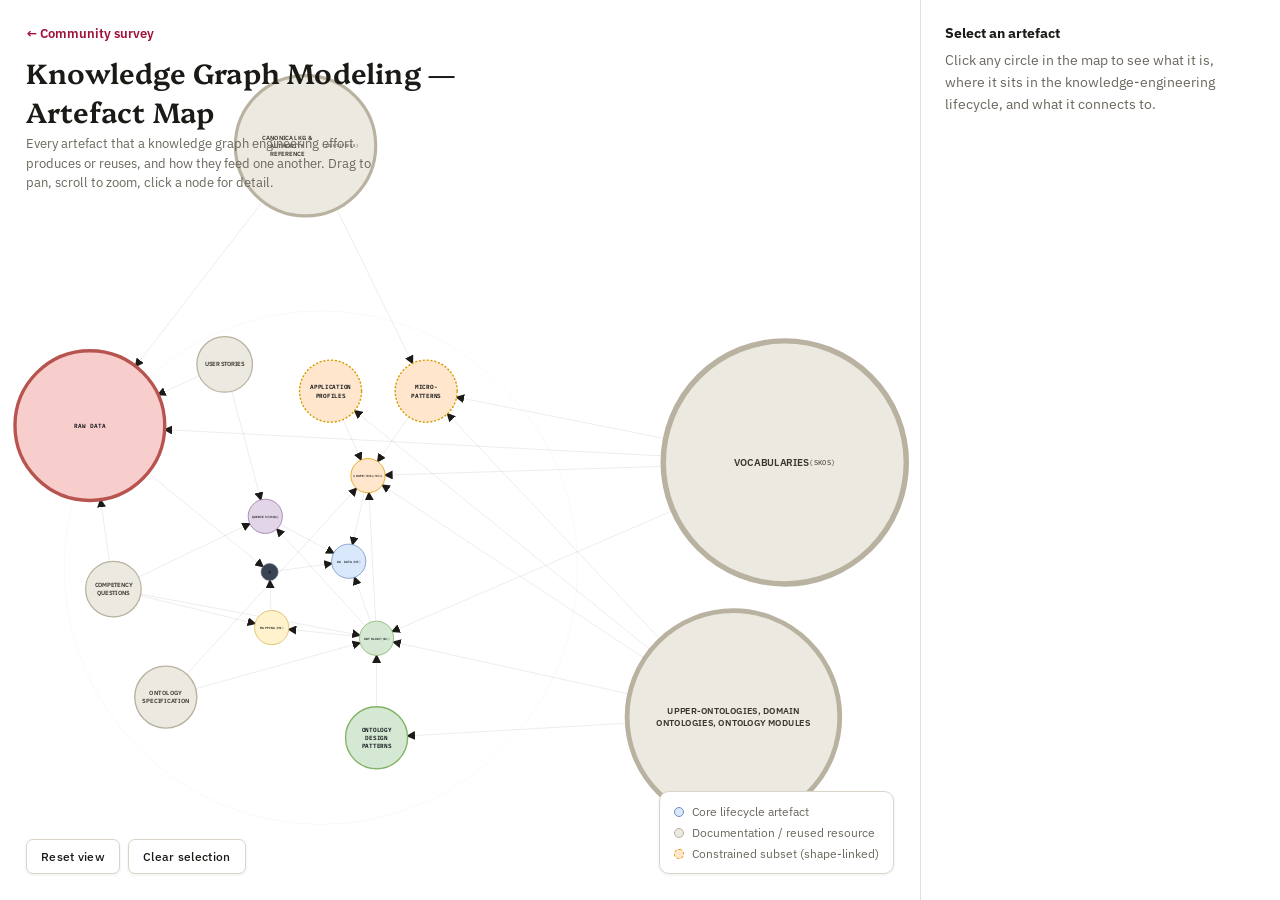
<file: map.html>
<!DOCTYPE html>
<html lang="en">
<head>
<meta charset="UTF-8">
<meta name="viewport" content="width=device-width, initial-scale=1, viewport-fit=cover">
<title>KG Artefact Map</title>
<link rel="icon" href="assets/favicon.svg" type="image/svg+xml">
<link rel="preconnect" href="https://fonts.googleapis.com">
<link rel="preconnect" href="https://fonts.gstatic.com" crossorigin>
<link href="https://fonts.googleapis.com/css2?family=Platypi:wght@600&family=IBM+Plex+Sans:wght@400;500;600&family=IBM+Plex+Mono:wght@400;500&display=swap" rel="stylesheet">
<style>
  :root {
    --bg: #FFFFFF;
    --panel: #FFFFFF;
    --panel-border: #E3E0D8;
    --text: #1C1A16;
    --muted: #6B675D;
    --hairline: #E3E0D8;
    --canvas-bg: #FFFFFF;
    --node-neutral-fill: #ECE9E1;
    --node-neutral-stroke: #B9B2A0;
    --node-neutral-text: #3A362E;
    --edge-idle: rgba(20, 20, 20, 0.14);
    --edge-lit: rgba(20, 20, 20, 0.62);
    --ring: rgba(20, 20, 20, 0.07);
    --focus: #3E6E9E;
    --header-text: #1C1A16;
    --header-muted: #6B675D;
    --chip-bg: #FFFFFF;
    --chip-border: #DAD5C8;
  }
  @media (prefers-color-scheme: dark) {
    :root:not([data-theme="light"]) {
      --panel-border: #2B3240;
      --hairline: #2B3240;
    }
  }
  :root[data-theme="dark"] {
    --panel-border: #2B3240;
    --hairline: #2B3240;
  }

  * { box-sizing: border-box; }
  html, body {
    height: 100%;
    margin: 0;
    background: var(--bg);
    color: var(--text);
    font-family: 'IBM Plex Sans', system-ui, sans-serif;
    overflow: hidden;
  }
  body {
    padding-top: env(safe-area-inset-top, 0px);
    padding-bottom: env(safe-area-inset-bottom, 0px);
  }

  .app {
    display: grid;
    grid-template-columns: 1fr 360px;
    height: 100%;
  }
  @media (max-width: 860px) {
    .app { grid-template-columns: 1fr; grid-template-rows: 1fr auto; }
  }

  /* ---------- Header ---------- */
  header {
    position: absolute;
    top: env(safe-area-inset-top, 0px);
    left: 0;
    right: 360px;
    z-index: 5;
    padding: 22px 26px;
    pointer-events: none;
  }
  @media (max-width: 860px) { header { right: 0; padding: 16px 18px; } }
  header h1 {
    font-family: 'Platypi', Georgia, serif;
    font-weight: 600;
    font-size: clamp(20px, 2.6vw, 28px);
    margin: 0 0 4px;
    color: var(--header-text);
    letter-spacing: 0.2px;
  }
  header p {
    margin: 0;
    font-size: 13px;
    color: var(--header-muted);
    max-width: 46ch;
    line-height: 1.5;
  }

.back {
    pointer-events: auto; display: inline-block; margin-bottom: 10px;
    font: 600 13px 'IBM Plex Sans', sans-serif; color: #a11037; text-decoration: none;
  }
  .back:hover { text-decoration: underline; }
  .embedded header { display: none; }  /* the home page section already titles the map */
  /* ?hero: decorative backdrop behind the home page title */
  .hero-mode, .hero-mode body, .hero-mode .canvas-wrap { background: transparent; }
  .hero-mode .app { grid-template-columns: 1fr; grid-template-rows: 1fr; }
  .hero-mode aside.panel, .hero-mode header, .hero-mode .controls, .hero-mode .legend,
  .hero-mode .zoom-hint { display: none; }
  .hero-mode svg#stage { pointer-events: none; cursor: default; }
  .hero-mode .ring { stroke: rgba(20, 20, 20, 0.12); }
  .zoom-hint {
    position: absolute; left: 50%; top: 50%; transform: translate(-50%, -50%); z-index: 6;
    background: rgba(35,31,32,.82); color: #fff; font: 500 14px 'IBM Plex Sans', sans-serif;
    padding: 10px 16px; border-radius: 8px; pointer-events: none; opacity: 0; transition: opacity .25s ease;
  }
  .zoom-hint.show { opacity: 1; }

  /* ---------- Canvas ---------- */
  .canvas-wrap {
    position: relative;
    background: var(--canvas-bg);
    overflow: hidden;
  }
  svg#stage { width: 100%; height: 100%; display: block; cursor: grab; touch-action: none; }
  svg#stage.dragging { cursor: grabbing; }

  .ring { fill: none; stroke: var(--ring); }
  .ring.solid { stroke-width: 2; }
  .ring.dashed { stroke-width: 1.5; stroke-dasharray: 10 10; }

  .edge {
    stroke: var(--edge-idle);
    color: var(--edge-idle);
    stroke-width: 2.5;
    fill: none;
    transition: stroke 0.25s ease, color 0.25s ease, stroke-width 0.25s ease, opacity 0.25s ease;
  }
  .edge.lit { stroke: var(--edge-lit); color: var(--edge-lit); stroke-width: 3.5; }
  .edge.dim { opacity: 0.15; }

  .node { cursor: pointer; }
  .node .halo {
    fill: none;
    stroke: transparent;
    stroke-width: 14;
    transition: stroke 0.25s ease;
  }
  .node.selected .halo { stroke: rgba(20,20,20,0.10); }
  .node circle.body {
    transition: transform 0.2s ease, filter 0.2s ease, opacity 0.25s ease;
    transform-origin: center;
    transform-box: fill-box;
  }
  .node.dim circle.body { opacity: 0.3; }
  .node.dim .label-fo { opacity: 0.35; }
  .node:hover circle.body { filter: drop-shadow(0 3px 8px rgba(20,20,20,0.22)); }
  .node.selected circle.body { filter: drop-shadow(0 4px 12px rgba(20,20,20,0.28)); }
  .node.dashed circle.body { stroke-dasharray: 10 8; }

  .label-fo { pointer-events: none; }
  .label {
    width: 100%; height: 100%;
    display: flex; align-items: center; justify-content: center;
    text-align: center;
    font-family: 'IBM Plex Mono', monospace;
    font-weight: 600;
    color: #10141A;
    line-height: 1.3;
    letter-spacing: 0.01em;
    padding: 6%;
  }
  .node.neutral .label { color: var(--node-neutral-text); font-family: 'IBM Plex Sans', sans-serif; font-weight: 600; }
  .node .label b.code { font-family: 'IBM Plex Mono', monospace; font-weight: 500; opacity: .82; display:block; font-size: 0.74em; margin-top: 3px; letter-spacing: 0.01em;}

  /* ---------- Controls ---------- */
  .controls {
    position: absolute;
    left: 26px;
    bottom: calc(26px + env(safe-area-inset-bottom, 0px));
    z-index: 5;
    display: flex;
    gap: 8px;
  }
  @media (max-width: 860px) { .controls { left: 18px; bottom: 18px; } }
  .controls button {
    font: 500 12px 'IBM Plex Sans', sans-serif;
    letter-spacing: 0.3px;
    color: var(--text);
    background: var(--chip-bg);
    border: 1px solid var(--chip-border);
    padding: 9px 14px;
    border-radius: 7px;
    cursor: pointer;
    box-shadow: 0 1px 3px rgba(20,20,20,0.08);
  }
  .controls button:hover { background: #F7F5F0; }
  .controls button:focus-visible { outline: 2px solid var(--focus); outline-offset: 2px; }

  .legend {
    position: absolute;
    right: 26px;
    bottom: calc(26px + env(safe-area-inset-bottom, 0px));
    z-index: 5;
    background: var(--chip-bg);
    border: 1px solid var(--chip-border);
    border-radius: 10px;
    padding: 12px 14px;
    font-size: 11.5px;
    color: var(--muted);
    display: grid;
    gap: 6px;
    box-shadow: 0 1px 3px rgba(20,20,20,0.08);
  }
  @media (max-width: 860px) { .legend { display: none; } }
  .legend .row { display: flex; align-items: center; gap: 8px; }
  .legend .swatch { width: 10px; height: 10px; border-radius: 50%; flex: none; }

  /* ---------- Panel ---------- */
  aside.panel {
    background: var(--panel);
    border-left: 1px solid var(--panel-border);
    display: flex;
    flex-direction: column;
    min-height: 0;
  }
  @media (max-width: 860px) {
    aside.panel {
      border-left: none;
      border-top: 1px solid var(--panel-border);
      max-height: 46vh;
    }
  }
  .panel-scroll { overflow-y: auto; padding: 22px 24px 28px; flex: 1; }
  .panel-empty { color: var(--muted); font-size: 13.5px; line-height: 1.6; padding: 22px 24px; }
  .panel-empty strong { color: var(--text); display: block; margin-bottom: 6px; font-size: 14px; }

  .kicker {
    font-family: 'IBM Plex Mono', monospace;
    font-size: 11px;
    letter-spacing: 0.02em;
    color: var(--muted);
    margin: 0 0 6px;
  }
  .panel h2 {
    font-family: 'Platypi', Georgia, serif;
    font-weight: 600;
    font-size: 21px;
    margin: 0 0 14px;
    line-height: 1.25;
  }
  .meta-row {
    display: grid;
    grid-template-columns: 84px 1fr;
    gap: 4px 10px;
    font-size: 12.5px;
    margin-bottom: 3px;
  }
  .meta-row dt { color: var(--muted); }
  .meta-row dd { margin: 0; }
  .meta-block { margin-bottom: 16px; }
  .desc {
    font-size: 14px;
    line-height: 1.65;
    margin: 14px 0 18px;
  }
  .conn-title {
    font-size: 11px;
    text-transform: uppercase;
    letter-spacing: 0.06em;
    color: var(--muted);
    margin: 0 0 8px;
  }
  .conn-list { display: flex; flex-direction: column; gap: 6px; }
  .conn-list button {
    text-align: left;
    display: flex;
    align-items: center;
    gap: 9px;
    background: transparent;
    border: 1px solid var(--hairline);
    border-radius: 8px;
    padding: 8px 10px;
    font: 500 12.5px 'IBM Plex Sans', sans-serif;
    color: var(--text);
    cursor: pointer;
  }
  .conn-list button:hover { border-color: var(--focus); }
  .conn-list button:focus-visible { outline: 2px solid var(--focus); outline-offset: 1px; }
  .conn-swatch { width: 9px; height: 9px; border-radius: 50%; flex: none; }

  ::-webkit-scrollbar { width: 9px; }
  ::-webkit-scrollbar-thumb { background: var(--hairline); border-radius: 6px; }
</style>
</head>
<body>
<div class="app">
  <div class="canvas-wrap" id="canvasWrap">
    <header>
      <a class="back" href="index.html">← Community survey</a>
      <h1>Knowledge&nbsp;Graph Modeling — Artefact Map</h1>
      <p>Every artefact that a knowledge graph engineering effort produces or reuses, and how they feed one another. Drag to pan, scroll to zoom, click a node for detail.</p>
    </header>
    <svg id="stage" viewBox="-1310 -2100 4300 3640" preserveAspectRatio="xMidYMid meet">
      <defs>
        <marker id="arrow" viewBox="0 0 10 10" refX="8.4" refY="5" markerWidth="42" markerHeight="42" markerUnits="userSpaceOnUse" orient="auto-start-reverse">
          <path d="M0,0 L10,5 L0,10 z" fill="currentColor" />
        </marker>
      </defs>
      <g id="viewport"></g>
    </svg>
    <div class="zoom-hint" id="zoomHint">Use Ctrl + scroll (⌘ + scroll on Mac) to zoom the map</div>
    <div class="controls">
      <button id="resetView" type="button">Reset view</button>
      <button id="deselect" type="button">Clear selection</button>
    </div>
    <div class="legend">
      <div class="row"><span class="swatch" style="background:#DAE8FC;border:1px solid #6C8EBF"></span>Core lifecycle artefact</div>
      <div class="row"><span class="swatch" style="background:#ECE9E1;border:1px solid #B9B2A0"></span>Documentation / reused resource</div>
      <div class="row"><span class="swatch" style="background:#FFE6CC;border:1px dashed #D79B00"></span>Constrained subset (shape-linked)</div>
    </div>
  </div>

  <aside class="panel" id="panel" aria-live="polite">
    <div class="panel-empty" id="panelEmpty">
      <strong>Select an artefact</strong>
      Click any circle in the map to see what it is, where it sits in the knowledge-engineering lifecycle, and what it connects to.
    </div>
  </aside>
</div>

<script>
const NODES = [
  { id:"kg", label:"KG DATA", code:"(RDF)", cx:320, cy:240, r:80,
    fill:"#DAE8FC", stroke:"#6C8EBF", cat:"core",
    type:"Data / KG", phase:"Implementation → Publication",
    desc:"The knowledge graph itself, materialised as RDF triples. Every other artefact in this map ultimately feeds into it or is checked against it." },
  { id:"queries", label:"QUERIES", code:"(SPARQL)", cx:-70, cy:30, r:80,
    fill:"#E1D5E7", stroke:"#9673A6", cat:"core",
    type:"Query / validation", phase:"Validation, Evaluation",
    desc:"SPARQL queries used to interrogate the KG and check that it actually answers the competency questions it was designed around." },
  { id:"ontology", label:"ONTOLOGY", code:"(OWL)", cx:450, cy:600, r:80,
    fill:"#D5E8D4", stroke:"#82B366", cat:"core",
    type:"Ontology", phase:"Design, Implementation",
    desc:"The formal conceptual model — classes, properties, axioms — that gives the KG its semantics and constrains what shapes get written against it." },
  { id:"shape", label:"SHAPE", code:"(SHACL/ShEx)", cx:410, cy:-160, r:80,
    fill:"#FFE6CC", stroke:"#D79B00", cat:"core",
    type:"Shapes", phase:"Validation",
    desc:"Constraints stating what a conformant instance of the ontology must look like — the main mechanism this survey tracks for closing the loop between design and validation." },
  { id:"mapping", label:"MAPPING", code:"(RML)", cx:-40, cy:550, r:80,
    fill:"#FFF2CC", stroke:"#D6B656", cat:"core",
    type:"Mapping", phase:"Mapping / Population",
    desc:"Declarative rules (the RML family) that transform raw, heterogeneous sources into RDF aligned with the ontology." },
  { id:"raw", label:"RAW DATA", code:"", cx:-890, cy:-394, r:350,
    fill:"#F8CECC", stroke:"#B85450", cat:"core",
    type:"Data (pre-KG)", phase:"Specification → Mapping input",
    desc:"The original heterogeneous sources — relational databases, spreadsheets, APIs — before any mapping is applied." },
  { id:"merge", label:"+", code:"", cx:-50, cy:290, r:40,
    fill:"#3A4351", stroke:"#6B7686", cat:"merge",
    type:"Fusion point", phase:"Implementation",
    desc:"Where mapped data and the ontology's semantics actually combine to produce the graph. Not a document in its own right — just the junction the lifecycle converges on." },
  { id:"user_stories", label:"USER STORIES", code:"", cx:-260, cy:-680, r:130,
    fill:"#ECE9E1", stroke:"#B9B2A0", cat:"resource",
    type:"UserStory", phase:"Specification",
    desc:"Narrative scenarios of how people will use the system — one of the two main inputs, alongside competency questions, that shape what the ontology needs to say." },
  { id:"cq", label:"COMPETENCY QUESTIONS", code:"", cx:-780, cy:370, r:130,
    fill:"#ECE9E1", stroke:"#B9B2A0", cat:"resource",
    type:"CQ", phase:"Specification, then reused in Validation",
    desc:"The questions the ontology and KG must be able to answer. Drafted during specification, then operationalised as SPARQL queries later on." },
  { id:"ontology_spec", label:"ONTOLOGY SPECIFICATION", code:"", cx:-535, cy:875, r:145,
    fill:"#ECE9E1", stroke:"#B9B2A0", cat:"resource",
    type:"ORSD", phase:"Specification, Design",
    desc:"The requirements document — scope, competency questions, intended uses — that frames ontology design before a single class is drawn." },
  { id:"app_profiles", label:"APPLICATION PROFILES", code:"", cx:235, cy:-555, r:145,
    fill:"#FFE6CC", stroke:"#D79B00", cat:"resource", dashed:true,
    type:"Application profile", phase:"Design, Validation",
    desc:"Constrained, use-case-specific selections of a broader vocabulary — typically the direct source a SHACL/ShEx shape is written from." },
  { id:"micropatterns", label:"MICRO-PATTERNS", code:"", cx:682, cy:-555, r:145,
    fill:"#FFE6CC", stroke:"#D79B00", cat:"resource", dashed:true,
    type:"Pattern (fine-grained)", phase:"Design",
    desc:"Small, reusable modelling solutions for a recurring situation — often the raw material application profiles and shapes are assembled from." },
  { id:"odp", label:"ONTOLOGY DESIGN PATTERNS", code:"", cx:450, cy:1065, r:145,
    fill:"#D5E8D4", stroke:"#82B366", cat:"resource",
    type:"Pattern", phase:"Design, Reuse",
    desc:"Proven, reusable modelling solutions at the ontology level — the pattern-catalogue counterpart of micro-patterns, feeding directly into the ontology." },
  { id:"modules", label:"UPPER-ONTOLOGIES, DOMAIN ONTOLOGIES, ONTOLOGY MODULES", code:"", cx:2118, cy:968, r:497,
    fill:"#ECE9E1", stroke:"#B9B2A0", cat:"resource",
    type:"Module / Domain ontology", phase:"Reuse, Design",
    desc:"Existing ontologies and modules — general-purpose or domain-specific — reused wholesale or in part rather than modelled from scratch." },
  { id:"vocabularies", label:"VOCABULARIES", code:"(SKOS)", cx:2358, cy:-222, r:568,
    fill:"#ECE9E1", stroke:"#B9B2A0", cat:"resource",
    type:"Vocabulary / Thesaurus", phase:"Reuse",
    desc:"Controlled vocabularies and thesauri, typically in SKOS, reused for terminology rather than reinvented per project." },
  { id:"canonical_kg", label:"CANONICAL KG & AUTHORITY REFERENCE", code:"(IDENTIFIERS)", cx:118, cy:-1702, r:328,
    fill:"#ECE9E1", stroke:"#B9B2A0", cat:"resource",
    type:"Registry", phase:"Reuse, Mapping",
    desc:"External authority files and canonical identifiers used to align micro-patterns and raw data to a shared reference." },
];

const EDGES = [
  ["queries","kg"], ["ontology","mapping"], ["ontology","queries"], ["ontology","kg"],
  ["ontology","shape"], ["shape","kg"], ["merge","kg"], ["raw","merge"], ["mapping","merge"],
  ["user_stories","queries"], ["user_stories","raw"], ["cq","queries"], ["cq","ontology"],
  ["cq","mapping"], ["cq","raw"], ["ontology_spec","ontology"], ["ontology_spec","shape"],
  ["app_profiles","shape"], ["micropatterns","shape"], ["odp","ontology"],
  ["modules","odp"], ["modules","ontology"], ["modules","shape"], ["modules","micropatterns"],
  ["modules","app_profiles"], ["vocabularies","ontology"], ["vocabularies","shape"],
  ["vocabularies","micropatterns"], ["vocabularies","raw"], ["canonical_kg","micropatterns"],
  ["canonical_kg","raw"],
];

const byId = Object.fromEntries(NODES.map(n => [n.id, n]));
const svgns = "http://www.w3.org/2000/svg";
const xhtmlns = "http://www.w3.org/1999/xhtml";

function el(tag, attrs) {
  const e = document.createElementNS(svgns, tag);
  for (const k in attrs) e.setAttribute(k, attrs[k]);
  return e;
}

const viewport = document.getElementById("viewport");

// background rings, echoing the two framing circles of the original diagram
viewport.appendChild(el("circle", { class:"ring solid", cx:190, cy:270, r:1200 }));
viewport.appendChild(el("circle", { class:"ring dashed", cx:315, cy:280, r:575 }));

const edgeEls = {};
EDGES.forEach(([a,b], i) => {
  const A = byId[a], B = byId[b];
  const dx = B.cx - A.cx, dy = B.cy - A.cy;
  const dist = Math.hypot(dx, dy) || 1;
  const ux = dx / dist, uy = dy / dist;
  const x1 = A.cx + ux * A.r, y1 = A.cy + uy * A.r;
  const x2 = B.cx - ux * B.r, y2 = B.cy - uy * B.r;
  const line = el("line", { class:"edge", id:"e"+i,
    x1, y1, x2, y2, "marker-end":"url(#arrow)" });
  line.dataset.a = a; line.dataset.b = b;
  viewport.appendChild(line);
  (edgeEls[a] ||= []).push(line);
  (edgeEls[b] ||= []).push(line);
});

const nodeEls = {};
NODES.forEach(n => {
  const g = el("g", { class:"node" + (n.cat==="resource" && n.fill==="#ECE9E1" ? " neutral":"") + (n.dashed? " dashed":""), "data-id": n.id, tabindex:"0", role:"button", "aria-label": n.label + " " + n.code });
  g.appendChild(el("circle", { class:"halo", cx:n.cx, cy:n.cy, r:n.r + 8 }));
  g.appendChild(el("circle", { class:"body", cx:n.cx, cy:n.cy, r:n.r, fill:n.fill, stroke:n.stroke, "stroke-width": Math.max(3, n.r*0.045) }));
  const fo = el("foreignObject", { class:"label-fo", x:n.cx-n.r*0.86, y:n.cy-n.r*0.86, width:n.r*1.72, height:n.r*1.72 });
  const div = document.createElementNS(xhtmlns, "div");
  div.setAttribute("class","label");
  const big = n.r >= 300;
  div.style.fontSize = (n.label.length <= 2
    ? Math.min(40, n.r*0.7)
    : big
      ? Math.max(24, Math.min(46, n.r*0.085))
      : Math.max(14, Math.min(32, n.r*0.2))
  ) + "px";
  div.innerHTML = n.label + (n.code ? `<b class="code">${n.code}</b>` : "");
  fo.appendChild(div);
  g.appendChild(fo);
  viewport.appendChild(g);
  nodeEls[n.id] = g;
  g.addEventListener("keydown", (ev) => { if (ev.key==="Enter" || ev.key===" ") { ev.preventDefault(); select(n.id); } });
});

function neighbors(id) {
  const out = new Set();
  EDGES.forEach(([a,b]) => { if (a===id) out.add(b); if (b===id) out.add(a); });
  return [...out];
}

let selected = null;

function select(id) {
  selected = (selected === id) ? null : id;
  render();
  if (selected) openPanel(selected);
  else closePanel();
}

function render() {
  Object.entries(nodeEls).forEach(([id, g]) => {
    g.classList.toggle("selected", id === selected);
    if (!selected) { g.classList.remove("dim"); return; }
    const isLit = id === selected || neighbors(selected).includes(id);
    g.classList.toggle("dim", !isLit);
  });
  document.querySelectorAll(".edge").forEach(line => {
    if (!selected) { line.classList.remove("lit","dim"); return; }
    const touches = line.dataset.a === selected || line.dataset.b === selected;
    line.classList.toggle("lit", touches);
    line.classList.toggle("dim", !touches);
  });
}

const panel = document.getElementById("panel");
const panelEmpty = document.getElementById("panelEmpty");

function openPanel(id) {
  const n = byId[id];
  const ns = neighbors(id);
  panel.innerHTML = "";
  const wrap = document.createElement("div");
  wrap.className = "panel-scroll";
  wrap.innerHTML = `
    <p class="kicker">${n.cat === "core" ? "Core lifecycle artefact" : n.cat === "merge" ? "Fusion point" : "Documentation / reused resource"}</p>
    <h2>${n.label}${n.code ? " " + n.code : ""}</h2>
    <div class="meta-block">
      <div class="meta-row"><dt>Artefact type</dt><dd>${n.type}</dd></div>
      <div class="meta-row"><dt>Lifecycle phase</dt><dd>${n.phase}</dd></div>
    </div>
    <p class="desc">${n.desc}</p>
    <p class="conn-title">Connects to (${ns.length})</p>
    <div class="conn-list"></div>
  `;
  const list = wrap.querySelector(".conn-list");
  ns.forEach(nid => {
    const other = byId[nid];
    const b = document.createElement("button");
    b.type = "button";
    b.innerHTML = `<span class="conn-swatch" style="background:${other.fill};border:1px solid ${other.stroke}"></span>${other.label}${other.code ? " " + other.code : ""}`;
    b.addEventListener("click", () => select(nid));
    list.appendChild(b);
  });
  panel.appendChild(wrap);
}
function closePanel() {
  panel.innerHTML = "";
  panel.appendChild(panelEmpty);
}

document.getElementById("deselect").addEventListener("click", () => { selected = null; render(); closePanel(); });

// --- pan, zoom, and click selection ---
// Click and drag share the same pointer gesture, so we resolve them ourselves:
// a pointerdown that never moves past a small threshold is a click (select the
// node under it, or clear selection on empty canvas); anything past that
// threshold is a pan, and only then do we take pointer capture.
const stage = document.getElementById("stage");
const BASE_VB = { x:-1310, y:-2100, w:4300, h:3640 };
let vb = { ...BASE_VB };
function applyVB() { stage.setAttribute("viewBox", `${vb.x} ${vb.y} ${vb.w} ${vb.h}`); }

let pointerDown = null, dragging = false, vbStart = null;
const DRAG_THRESHOLD = 5;

stage.addEventListener("pointerdown", (e) => {
  pointerDown = { x:e.clientX, y:e.clientY, pointerId:e.pointerId };
  vbStart = { ...vb };
  dragging = false;
});

stage.addEventListener("pointermove", (e) => {
  if (!pointerDown) return;
  const dx = e.clientX - pointerDown.x, dy = e.clientY - pointerDown.y;
  if (!dragging && Math.hypot(dx, dy) > DRAG_THRESHOLD) {
    dragging = true;
    stage.classList.add("dragging");
    stage.setPointerCapture(pointerDown.pointerId);
  }
  if (dragging) {
    const rect = stage.getBoundingClientRect();
    const scaleX = vb.w / rect.width, scaleY = vb.h / rect.height;
    vb.x = vbStart.x - dx * scaleX;
    vb.y = vbStart.y - dy * scaleY;
    applyVB();
  }
});

function endPointer(e) {
  if (pointerDown && !dragging) {
    const target = document.elementFromPoint(pointerDown.x, pointerDown.y);
    const nodeEl = target && target.closest ? target.closest(".node") : null;
    if (nodeEl) select(nodeEl.dataset.id);
    else { selected = null; render(); closePanel(); }
  }
  pointerDown = null;
  dragging = false;
  stage.classList.remove("dragging");
}
stage.addEventListener("pointerup", endPointer);
stage.addEventListener("pointercancel", endPointer);

// Embedded in the survey home page (iframe): let the page scroll, zoom only with Ctrl/Cmd + wheel.
const EMBEDDED = window.self !== window.top;
if (EMBEDDED) document.documentElement.classList.add("embedded");
if (new URLSearchParams(location.search).has("hero")) document.documentElement.classList.add("hero-mode");
const zoomHint = document.getElementById("zoomHint");
let hintTimer = null;

stage.addEventListener("wheel", (e) => {
  if (EMBEDDED && !(e.ctrlKey || e.metaKey)) {
    zoomHint.classList.add("show");
    clearTimeout(hintTimer);
    hintTimer = setTimeout(() => zoomHint.classList.remove("show"), 1400);
    return;
  }
  e.preventDefault();
  const rect = stage.getBoundingClientRect();
  const mx = vb.x + (e.clientX - rect.left) / rect.width * vb.w;
  const my = vb.y + (e.clientY - rect.top) / rect.height * vb.h;
  const factor = Math.exp(e.deltaY * 0.0012);
  const newW = Math.min(BASE_VB.w * 3, Math.max(BASE_VB.w * 0.22, vb.w * factor));
  const newH = newW * (vb.h / vb.w);
  vb.x = mx - (mx - vb.x) * (newW / vb.w);
  vb.y = my - (my - vb.y) * (newH / vb.h);
  vb.w = newW; vb.h = newH;
  applyVB();
}, { passive:false });

document.getElementById("resetView").addEventListener("click", () => { vb = { ...BASE_VB }; applyVB(); });

applyVB();
render();
</script>
</body>
</html>
</file>
<file: assets/site.css>
/* GOBLIN WG1 community survey – shared styles (palette and type follow goblin-cost.eu) */
:root {
  --bg: #fcfaf7;
  --surface: #ffffff;
  --surface-2: #f6f4f0;
  --text: #231f20;
  --text-2: #3a3335;      /* body copy on cards and intros */
  --muted: #5a5254;       /* ~7:1 on the cream background */
  --line: #e7e1dc;
  --accent: #ed174f;       /* GOBLIN crimson */
  --accent-strong: #a11037;
  --accent-deep: #7f0d2b;
  --accent-soft: #fbe3ea;
  --violet: #554cd2;       /* GOBLIN violet */
  --violet-soft: #e9e8f9;
  --focus: #554cd2;
  --shadow: 0 1px 2px rgba(35, 31, 32, .06), 0 6px 20px rgba(35, 31, 32, .05);
  --radius: 10px;
  --maxw: 1160px;
  --font-head: "Platypi", Georgia, serif;
  --font-body: "Source Sans 3", "Segoe UI", system-ui, sans-serif;
  --font-mono: "IBM Plex Mono", ui-monospace, monospace;
}
@media (prefers-color-scheme: dark) {
  :root:not([data-theme="light"]) {
    --bg: #17141a; --surface: #201c23; --surface-2: #28232c; --text: #f1ecef; --text-2: #ddd5d9; --muted: #c4bbc0;
    --line: #3a333d; --accent: #ff4d78; --accent-strong: #ff7896; --accent-deep: #ffb3c4; --accent-soft: #3d1a25;
    --violet: #a39dff; --violet-soft: #2c2945; --focus: #a39dff;
    --shadow: 0 1px 2px rgba(0,0,0,.4);
  }
}
:root[data-theme="dark"] {
  --bg: #17141a; --surface: #201c23; --surface-2: #28232c; --text: #f1ecef; --text-2: #ddd5d9; --muted: #c4bbc0;
  --line: #3a333d; --accent: #ff4d78; --accent-strong: #ff7896; --accent-deep: #ffb3c4; --accent-soft: #3d1a25;
  --violet: #a39dff; --violet-soft: #2c2945; --focus: #a39dff;
  --shadow: 0 1px 2px rgba(0,0,0,.4);
}

* { box-sizing: border-box; }
html { -webkit-text-size-adjust: 100%; }
body {
  margin: 0; background: var(--bg); color: var(--text);
  font: 400 18px/1.65 var(--font-body);
  -webkit-font-smoothing: antialiased; text-rendering: optimizeLegibility;
}
a { color: var(--accent-strong); text-underline-offset: 3px; }
a:hover { color: var(--accent); }
:focus-visible { outline: 2px solid var(--focus); outline-offset: 2px; border-radius: 4px; }
h1, h2, h3 { font-family: var(--font-head); font-weight: 600; line-height: 1.15; letter-spacing: -.01em; margin: 0 0 .5em; }
.wrap { max-width: var(--maxw); margin: 0 auto; padding: 0 24px; }
@media (max-width: 640px) { .wrap { padding: 0 16px; } }
.skip { position: absolute; left: -999px; }
.skip:focus { left: 16px; top: 12px; background: var(--surface); padding: 8px 12px; z-index: 50; }

/* ---------- header ---------- */
.site-header { background: var(--surface); border-bottom: 1px solid var(--line); position: sticky; top: 0; z-index: 20; }
.site-header .wrap { display: flex; align-items: center; gap: 24px; min-height: 64px; flex-wrap: wrap; }
.brand { display: flex; align-items: baseline; gap: 10px; text-decoration: none; color: var(--text); }
.brand b { font: 700 22px/1 var(--font-head); color: var(--accent); letter-spacing: .02em; }
.brand span { font-size: 14px; color: var(--muted); }
.site-nav { margin-left: auto; display: flex; gap: 4px; flex-wrap: wrap; }
.site-nav a {
  text-decoration: none; color: var(--text); font-weight: 600; font-size: 16px;
  padding: 8px 11px; border-radius: 8px;
}
.site-nav a.nav-cta { background: var(--accent); color: #fff; margin-left: 6px; }
.site-nav a.nav-cta:hover { background: var(--accent-strong); color: #fff; }
.site-nav a:hover { background: var(--accent-soft); color: var(--accent-strong); }
.site-nav a[aria-current="page"] { color: var(--accent-strong); box-shadow: inset 0 -2px 0 var(--accent); border-radius: 0; }
.theme-toggle {
  border: 1px solid var(--line); background: var(--surface); color: var(--text); border-radius: 8px;
  width: 36px; height: 36px; cursor: pointer; font-size: 16px;
}
@media (max-width: 640px) { .site-nav { margin-left: 0; width: 100%; } .site-header .wrap { padding-block: 8px; gap: 8px; } }

/* ---------- hero ---------- */
.hero { padding: 72px 0 56px; position: relative; overflow: hidden; }
.hero::after {
  content: ""; position: absolute; right: -120px; top: -80px; width: 460px; height: 460px; border-radius: 50%;
  background: radial-gradient(closest-side, var(--violet-soft), transparent 70%); z-index: -1;
}
.eyebrow { font: 600 13px/1.4 var(--font-mono); letter-spacing: .06em; text-transform: uppercase; color: var(--accent-strong); margin: 0 0 14px; }
.hero h1 { font-size: clamp(34px, 5.2vw, 58px); max-width: 17ch; }
.hero h1 em { font-style: normal; color: var(--accent); }
.lede { font-size: clamp(19px, 2vw, 22px); line-height: 1.55; color: var(--text-2); max-width: 58ch; margin: 0 0 28px; }
.actions { display: flex; gap: 12px; flex-wrap: wrap; }
.btn {
  display: inline-flex; align-items: center; gap: 8px; text-decoration: none; font-weight: 700; font-size: 16px;
  padding: 12px 20px; border-radius: 999px; border: 2px solid var(--accent); color: var(--accent-strong); background: transparent;
}
.btn.primary { background: var(--accent); color: #fff; }
.btn.primary:hover { background: var(--accent-strong); border-color: var(--accent-strong); color: #fff; }
.btn:hover { background: var(--accent-soft); }

/* ---------- sections ---------- */
section { padding: 72px 0; scroll-margin-top: 64px; }
@media (max-width: 640px) { section { padding: 52px 0; } }
section.alt { background: var(--surface); border-block: 1px solid var(--line); }
.section-head { max-width: 66ch; margin-bottom: 32px; }
.section-head h2 { font-size: clamp(26px, 3.2vw, 36px); }
.section-head p { color: var(--text-2); margin: 0; }
.prose { max-width: 70ch; }
.prose p { margin: 0 0 1em; }

.stats { display: grid; grid-template-columns: repeat(4, minmax(0, 1fr)); gap: 16px; }
@media (max-width: 860px) { .stats { grid-template-columns: repeat(2, minmax(0, 1fr)); } }
.stat { background: var(--surface); border: 1px solid var(--line); border-radius: var(--radius); padding: 18px 20px; box-shadow: var(--shadow); }
.stat .n { font: 600 clamp(28px, 3vw, 38px)/1.05 var(--font-head); color: var(--accent); font-variant-numeric: tabular-nums; white-space: nowrap; }
.stat .l { color: var(--text-2); font-size: 16px; line-height: 1.35; }

.cards { display: grid; grid-template-columns: repeat(auto-fit, minmax(240px, 1fr)); gap: 18px; }
.card {
  background: var(--surface); border: 1px solid var(--line); border-radius: var(--radius); padding: 22px;
  box-shadow: var(--shadow); display: flex; flex-direction: column; gap: 8px;
}
.card .tag { font: 600 12px/1 var(--font-mono); color: var(--violet); letter-spacing: .05em; text-transform: uppercase; }
.card h3 { font-size: 21px; margin: 0; line-height: 1.25; }
.card p { margin: 0; color: var(--text-2); font-size: 17px; line-height: 1.55; }
.card .count { margin-top: auto; font-weight: 700; color: var(--accent-strong); }

.steps { counter-reset: s; display: grid; gap: 14px; max-width: 70ch; padding: 0; list-style: none; }
.steps li { counter-increment: s; display: grid; grid-template-columns: 40px 1fr; gap: 14px; align-items: start; }
.steps li::before {
  content: counter(s); width: 34px; height: 34px; border-radius: 50%; background: var(--accent); color: #fff;
  display: grid; place-items: center; font: 700 16px/1 var(--font-head);
}

/* ---------- footer ---------- */
.site-footer { background: var(--surface); border-top: 1px solid var(--line); padding: 32px 0; color: var(--muted); font-size: 15px; }
.site-footer .wrap { display: flex; gap: 24px; justify-content: space-between; flex-wrap: wrap; }
.site-footer strong { color: var(--text); }

/* ---------- embedded artefact map ---------- */
.map-frame {
  border: 1px solid var(--line); border-radius: var(--radius); overflow: hidden; box-shadow: var(--shadow);
  background: #fff; height: min(78vh, 760px); min-height: 520px;
}
.map-frame iframe { width: 100%; height: 100%; border: 0; display: block; }
@media (max-width: 860px) { .map-frame { height: 88vh; } }

/* ---------- methodology pipeline ---------- */
.pipeline {
  list-style: none; margin: 0; padding: 0; display: grid; gap: 14px;
  grid-template-columns: repeat(auto-fit, minmax(170px, 1fr)); counter-reset: none;
}
.pipeline li {
  position: relative; background: var(--bg); border: 1px solid var(--line); border-top: 4px solid var(--accent);
  border-radius: var(--radius); padding: 16px; display: flex; flex-direction: column; gap: 6px;
}
.pipeline li:nth-child(even) { border-top-color: var(--violet); }
.pipeline .k { font: 600 12px/1 var(--font-mono); letter-spacing: .05em; text-transform: uppercase; color: var(--muted); }
.pipeline b { font: 600 18px/1.2 var(--font-head); }
.pipeline p { margin: 0; font-size: 16px; line-height: 1.5; color: var(--text-2); }
@media (min-width: 1100px) {
  .pipeline li:not(:last-child)::after {
    content: "→"; position: absolute; right: -13px; top: 50%; transform: translateY(-50%);
    color: var(--accent); font-weight: 700; background: var(--surface); line-height: 1; padding: 2px 0;
  }
}
code { font: 500 .88em var(--font-mono); background: var(--surface-2); border: 1px solid var(--line); border-radius: 5px; padding: 1px 5px; }
.cite { font-size: 15.5px; color: var(--muted); margin-top: 28px; max-width: 90ch; }

/* ---------- on-demand extension ---------- */
.extend {
  margin-top: 36px; display: grid; grid-template-columns: minmax(0, 1.4fr) minmax(0, 1fr); gap: 32px; align-items: start;
  background: var(--violet-soft); border-radius: var(--radius); padding: 28px;
}
@media (max-width: 860px) { .extend { grid-template-columns: 1fr; padding: 20px; } }
.extend h3 { font-size: 26px; }
.extend p { margin: 0 0 .8em; }
.extend .eyebrow { color: var(--violet); margin-bottom: 8px; }
.extend-steps { list-style: none; margin: 0; padding: 0; counter-reset: e; display: grid; gap: 8px; }
.extend-steps li {
  counter-increment: e; background: var(--surface); border: 1px solid var(--line); border-radius: 8px;
  padding: 10px 12px 10px 48px; position: relative; display: grid;
}
.extend-steps li::before {
  content: counter(e); position: absolute; left: 12px; top: 50%; transform: translateY(-50%);
  width: 26px; height: 26px; border-radius: 50%; background: var(--violet); color: #fff;
  display: grid; place-items: center; font: 700 14px/1 var(--font-head);
}
.extend-steps b { font-weight: 700; }
.extend-steps span { font-size: 15px; color: var(--text-2); }
.principles { list-style: none; padding: 0; margin: 0 0 26px; display: grid; gap: 10px 24px; grid-template-columns: repeat(auto-fit, minmax(240px, 1fr)); }
.principles li { font-size: 16.5px; line-height: 1.5; color: var(--text-2); padding-left: 14px; border-left: 3px solid var(--accent); }
.principles b { display: block; color: var(--text); font-size: 17.5px; }

/* ---------- embedded coverage tree ---------- */
.tree-frame { border: 1px solid var(--line); border-radius: var(--radius); overflow: hidden; background: #fff; box-shadow: var(--shadow); }
.tree-frame iframe { width: 100%; height: 1500px; border: 0; display: block; }

/* ---------- hero key figures ---------- */
.keyfigs { display: flex; flex-wrap: wrap; gap: 14px 40px; margin: 40px 0 0; padding: 22px 0 0; border-top: 1px solid var(--line); }
.keyfigs div { display: grid; gap: 2px; }
.keyfigs dt { font: 600 30px/1.1 var(--font-head); color: var(--accent); font-variant-numeric: tabular-nums; }
.keyfigs dd { margin: 0; color: var(--text-2); font-size: 16px; }
.lede a { color: inherit; }
.lede strong { color: var(--text); }

/* ---------- participation ---------- */
.commit { display: grid; grid-template-columns: minmax(0, 1fr) minmax(0, 1.2fr); gap: 36px; margin-top: 40px; align-items: start; }
@media (max-width: 860px) { .commit { grid-template-columns: 1fr; gap: 20px; } }
.commit h3 { font-size: 22px; }
.commit-table { width: 100%; border-collapse: collapse; background: var(--surface); border: 1px solid var(--line); border-radius: var(--radius); overflow: hidden; }
.commit-table th, .commit-table td { text-align: left; padding: 12px 16px; border-bottom: 1px solid var(--line); font-size: 16px; }
.commit-table tr:last-child th, .commit-table tr:last-child td { border-bottom: 0; }
.commit-table th { font-weight: 600; color: var(--text-2); width: 55%; }
.commit-table td { font-weight: 700; }
.pull {
  margin: 32px 0 0; padding: 18px 24px; border-left: 4px solid var(--accent); background: var(--accent-soft);
  font: 600 clamp(19px, 2.2vw, 24px)/1.35 var(--font-head); border-radius: 0 var(--radius) var(--radius) 0; max-width: 70ch;
}

/* ---------- readability layout ---------- */
.sub { font-size: 24px; margin: 48px 0 18px; }
.muted-line { color: var(--text-2); max-width: 66ch; margin: -6px 0 22px; }
.two-col { display: grid; grid-template-columns: minmax(0, 1.05fr) minmax(0, 1fr); gap: 40px; align-items: start; }
@media (max-width: 900px) { .two-col { grid-template-columns: 1fr; gap: 24px; } }
.prose strong { color: var(--text); }
.panel { background: var(--surface); border: 1px solid var(--line); border-radius: var(--radius); padding: 24px 26px; }
.panel h3 { font-size: 21px; margin-bottom: 14px; }
.ticks { list-style: none; margin: 0; padding: 0; display: grid; gap: 10px; }
.ticks li { position: relative; padding-left: 22px; color: var(--text-2); font-size: 17px; line-height: 1.5; }
.ticks li::before { content: ""; position: absolute; left: 2px; top: .62em; width: 8px; height: 8px; border-radius: 50%; background: var(--accent); }
.ticks b { color: var(--text); }
.cards.three { grid-template-columns: repeat(3, minmax(0, 1fr)); }
.cards.four { grid-template-columns: repeat(4, minmax(0, 1fr)); }
@media (max-width: 980px) { .cards.three, .cards.four { grid-template-columns: repeat(2, minmax(0, 1fr)); } }
@media (max-width: 640px) { .cards.three, .cards.four { grid-template-columns: 1fr; } }

.scope-list { display: grid; grid-template-columns: repeat(2, minmax(0, 1fr)); gap: 0 40px; margin: 0; }
@media (max-width: 760px) { .scope-list { grid-template-columns: 1fr; } }
.scope-list div { padding: 14px 0; border-top: 1px solid var(--line); }
.scope-list dt { font: 600 19px/1.3 var(--font-head); margin-bottom: 2px; }
.scope-list dd { margin: 0; color: var(--text-2); font-size: 17px; line-height: 1.5; }

details.figure, details.more { margin-top: 32px; border: 1px solid var(--line); border-radius: var(--radius); background: var(--surface); }
details.figure > summary, details.more > summary {
  cursor: pointer; list-style: none; padding: 16px 20px; display: flex; gap: 12px; align-items: center;
  color: var(--text-2); font-size: 17px;
}
details > summary::-webkit-details-marker { display: none; }
details.figure > summary::before, details.more > summary::before {
  content: "+"; flex: none; width: 26px; height: 26px; border-radius: 50%; background: var(--accent); color: #fff;
  display: grid; place-items: center; font: 700 18px/1 var(--font-body);
}
details[open] > summary::before { content: "–"; }
details.figure > summary b { color: var(--text); }
details.figure .tree-frame { margin: 0 20px; }
details.more > summary { font-weight: 600; color: var(--text); }
details.more .prose { padding: 0 20px 6px 58px; color: var(--text-2); }
.figure-note { margin: 12px 20px 18px; font-size: 16px; }

.phases { list-style: none; margin: 0; padding: 0; counter-reset: ph; display: grid; gap: 12px; grid-template-columns: repeat(5, minmax(0, 1fr)); }
@media (max-width: 1000px) { .phases { grid-template-columns: repeat(2, minmax(0, 1fr)); } }
@media (max-width: 600px) { .phases { grid-template-columns: 1fr; } }
.phases li { counter-increment: ph; background: var(--bg); border: 1px solid var(--line); border-radius: var(--radius); padding: 18px; display: grid; gap: 6px; align-content: start; }
.phases li::before { content: "Phase " counter(ph); font: 600 12px/1 var(--font-mono); letter-spacing: .05em; text-transform: uppercase; color: var(--accent-strong); }
.phases b { font: 600 18px/1.25 var(--font-head); }
.phases span { color: var(--text-2); font-size: 16px; line-height: 1.5; }

.steps h3 { font-size: 20px; margin-bottom: 2px; }
.steps p { margin: 0; color: var(--text-2); }
kbd { font: 500 .85em var(--font-mono); border: 1px solid var(--line); border-bottom-width: 2px; border-radius: 4px; padding: 0 5px; background: var(--surface); }

.cta { background: #7f0d2b; color: #fff; text-align: left; }
.cta .eyebrow { color: #ffc2d1; }
.cta h2 { font-size: clamp(28px, 3.6vw, 42px); max-width: 22ch; }
.cta .lede { color: #fbe3ea; }
.cta .btn { border-color: #fff; color: #fff; }
.cta .btn:hover { background: rgba(255,255,255,.12); color: #fff; }
.cta .btn.primary { background: #fff; color: #7f0d2b; border-color: #fff; }
.cta .btn.primary:hover { background: #ffe3ea; color: #7f0d2b; }
:root[data-theme="dark"] .cta { background: #3d1a25; }
@media (prefers-color-scheme: dark) { :root:not([data-theme="light"]) .cta { background: #3d1a25; } }

/* ---------- hero backdrop: the artefact map behind the title ---------- */
.hero { isolation: isolate; }
.hero-graph {
  position: absolute; inset: 0 0 0 30%; z-index: -1; pointer-events: none; opacity: .5;
  -webkit-mask-image: linear-gradient(to right, transparent 0%, #000 38%);
          mask-image: linear-gradient(to right, transparent 0%, #000 38%);
}
.hero-graph iframe { width: 100%; height: 100%; border: 0; display: block; background: transparent; }
.hero::after { display: none; }
.hero h1, .hero .lede, .keyfigs dt, .keyfigs dd, .hero .eyebrow { text-shadow: 0 0 18px var(--bg), 0 0 6px var(--bg), 0 0 2px var(--bg); }
@media (max-width: 860px) {
  .hero-graph { inset: 0; opacity: .18; -webkit-mask-image: none; mask-image: none; }
}
:root[data-theme="dark"] .hero-graph { opacity: .35; filter: invert(1) hue-rotate(180deg); }
@media (prefers-color-scheme: dark) {
  :root:not([data-theme="light"]) .hero-graph { opacity: .35; filter: invert(1) hue-rotate(180deg); }
}

/* ---------- compact header on phones ---------- */
@media (max-width: 640px) {
  .site-header .wrap { gap: 6px 12px; padding-block: 8px 0; }
  .theme-toggle { margin-left: auto; }
  .site-nav {
    order: 3; width: calc(100% + 32px); margin: 0 -16px; padding: 0 16px 8px;
    flex-wrap: nowrap; overflow-x: auto; scrollbar-width: none;
  }
  .site-nav::-webkit-scrollbar { display: none; }
  .site-nav a { white-space: nowrap; padding: 6px 10px; }
}
</file>
